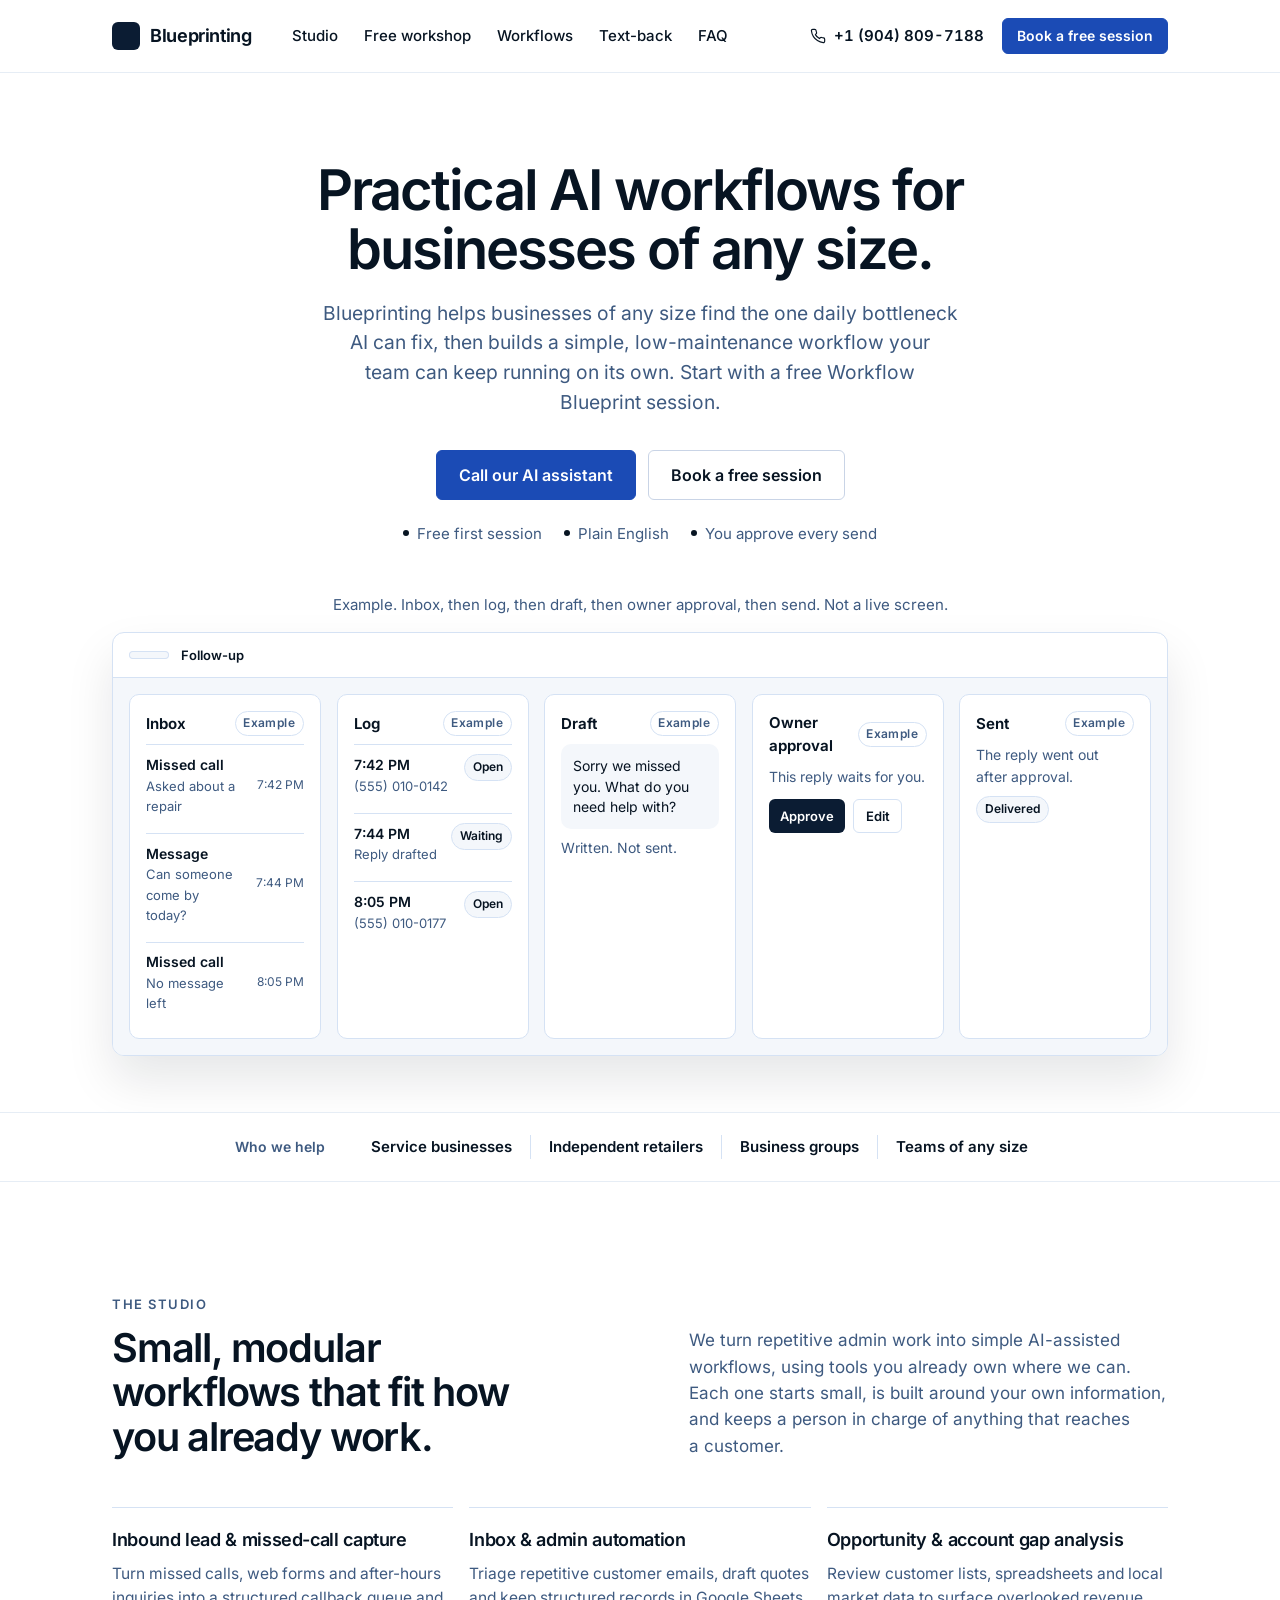
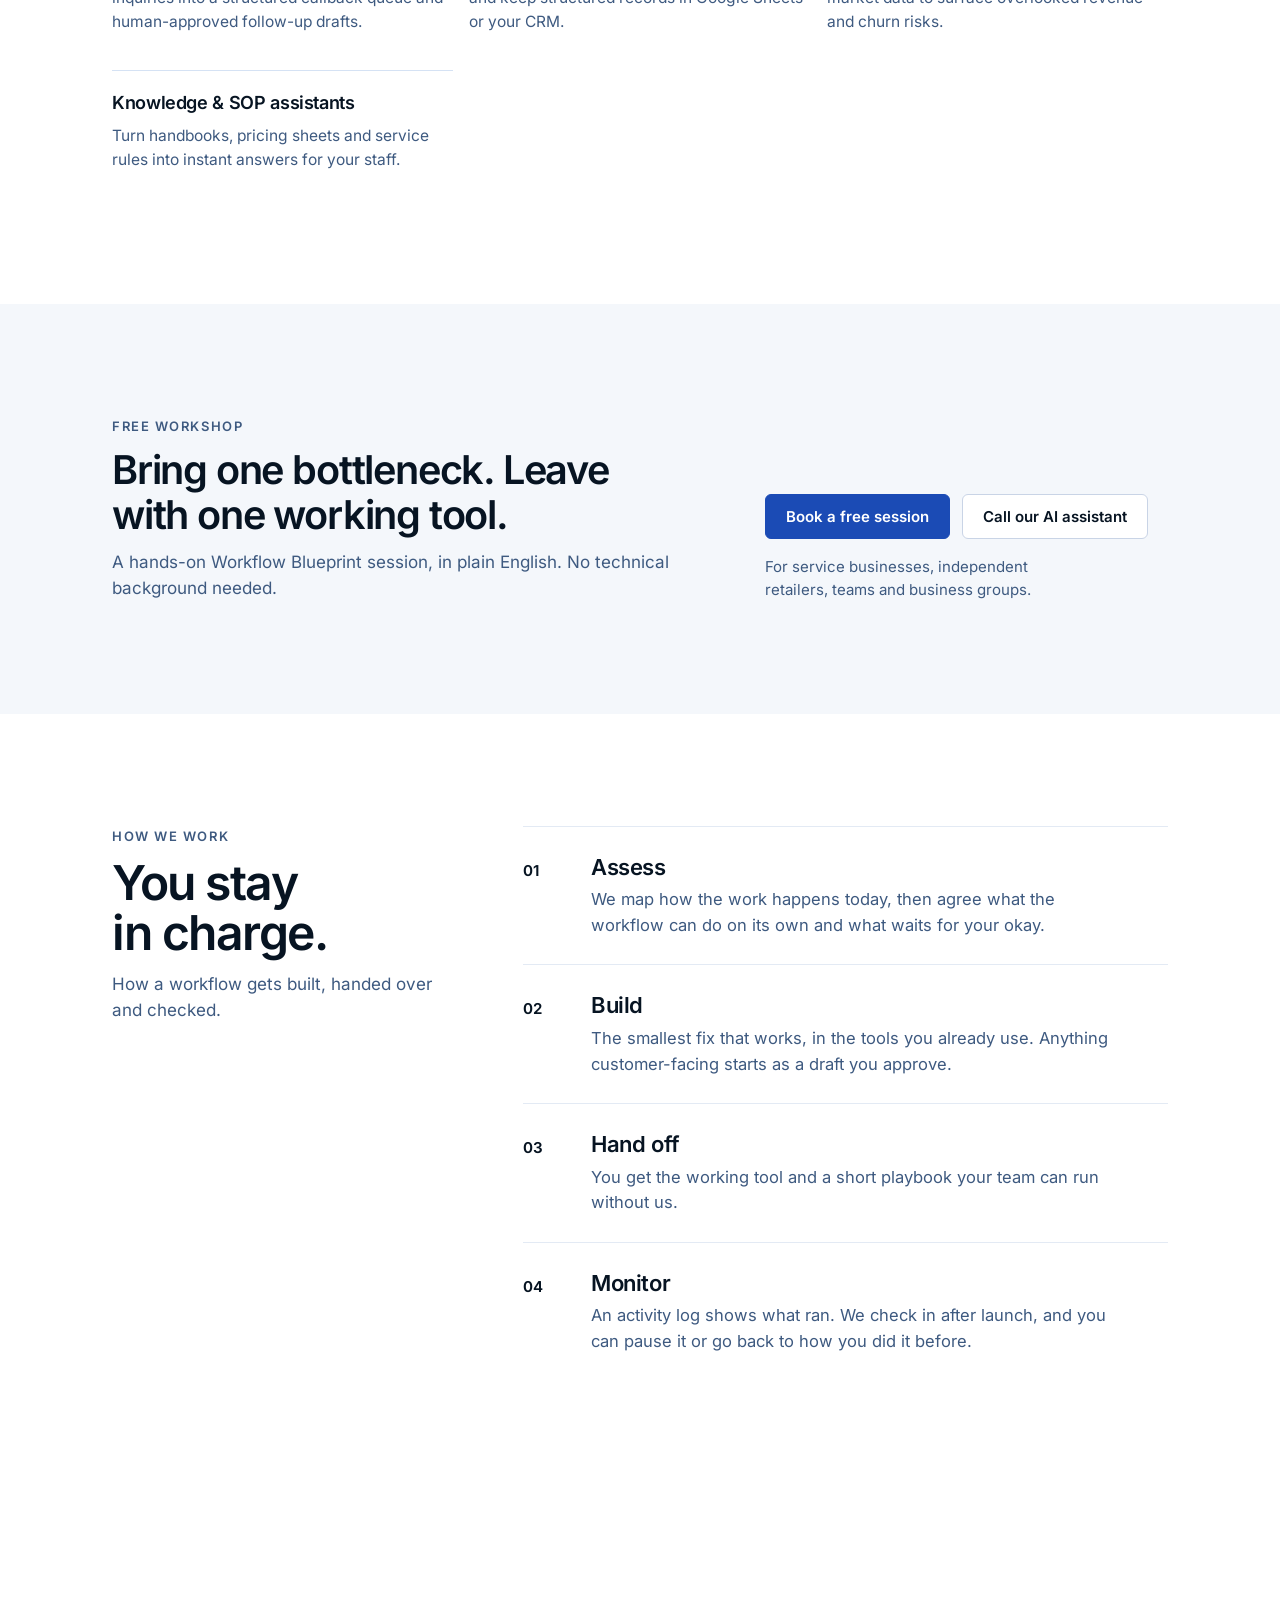
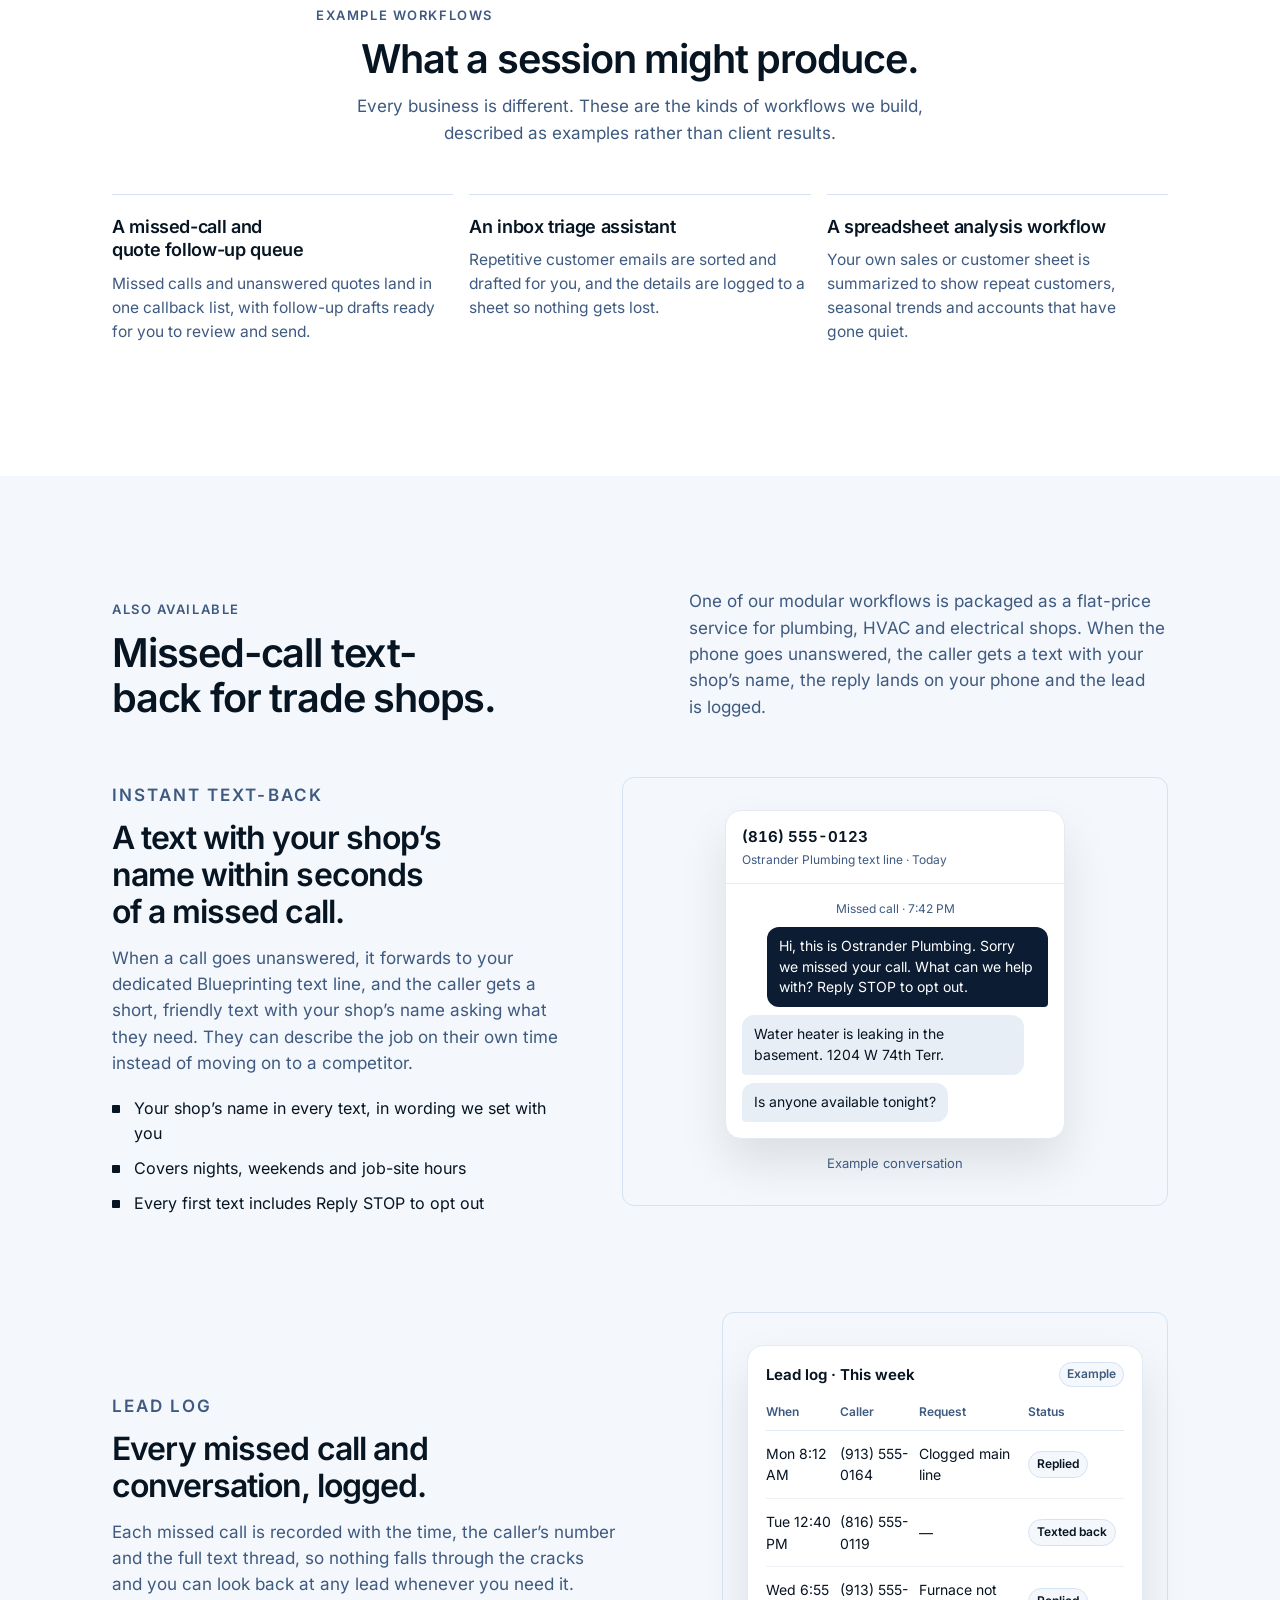
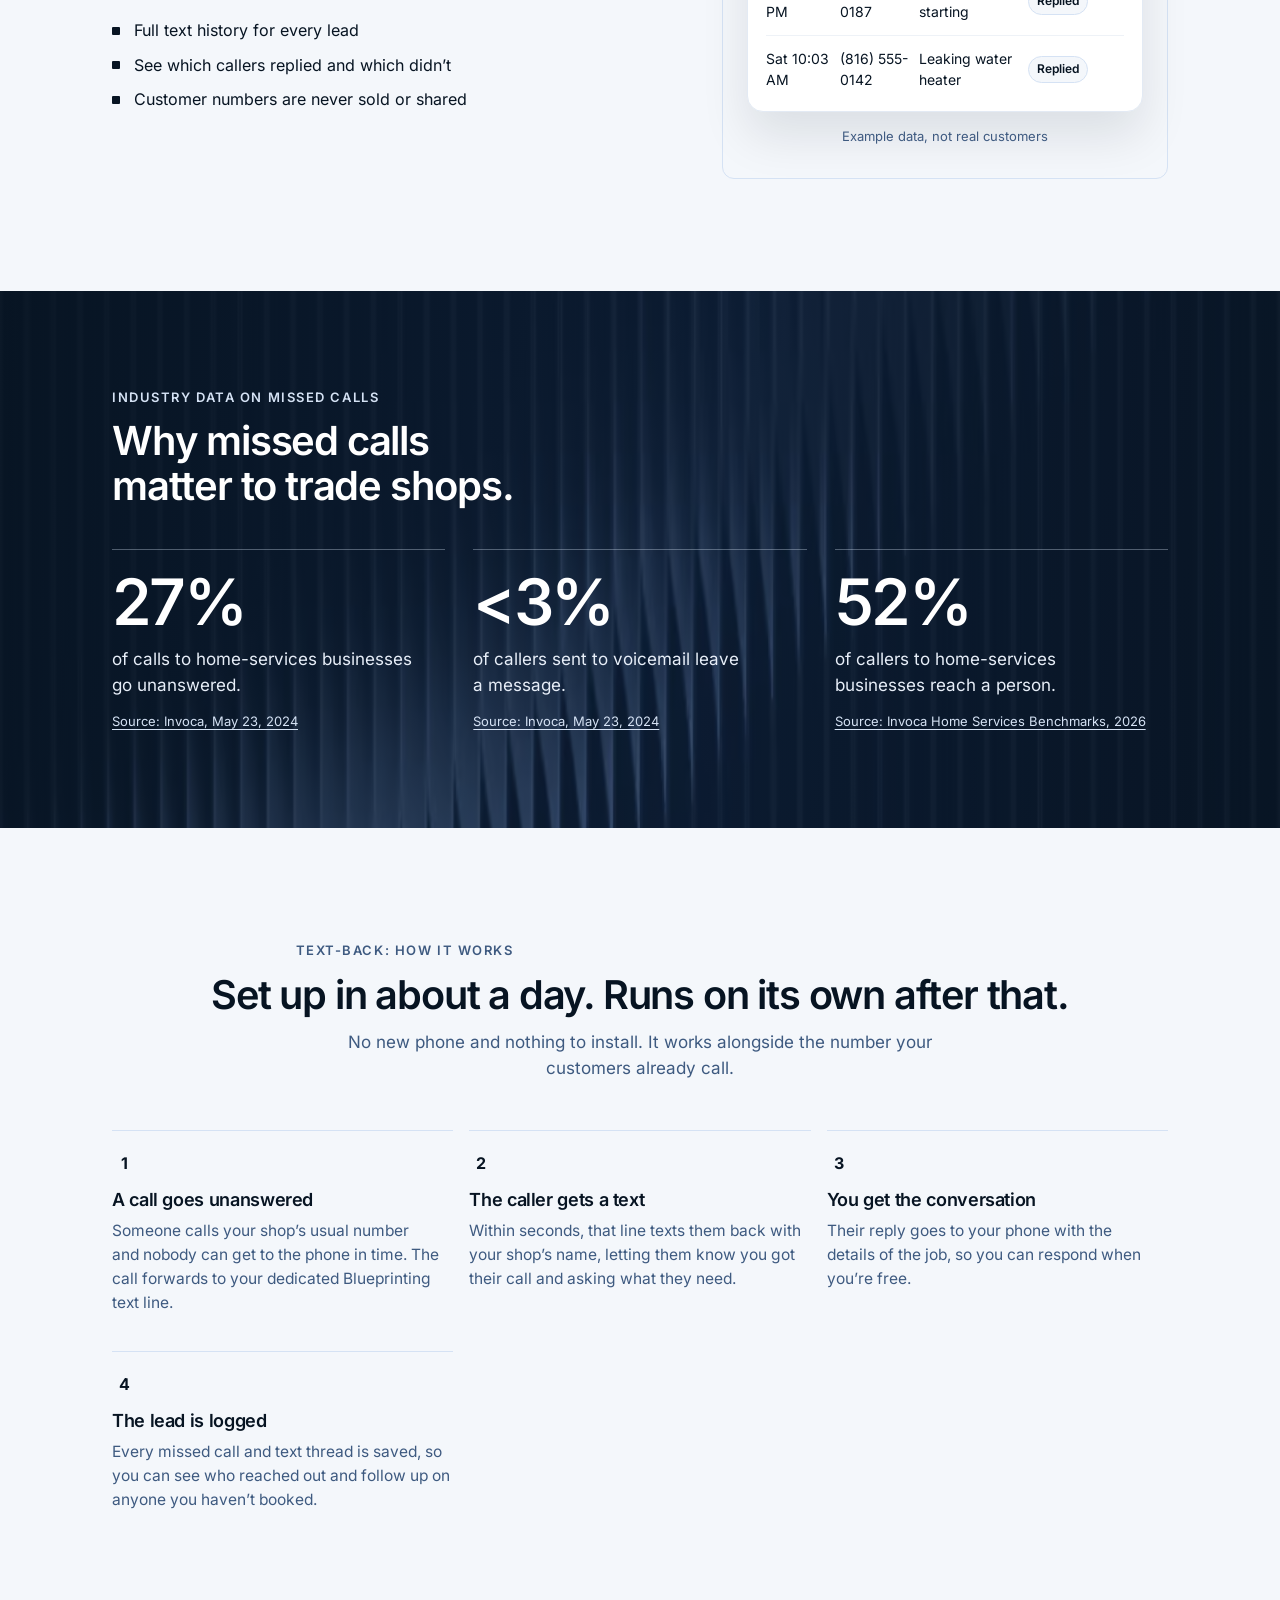
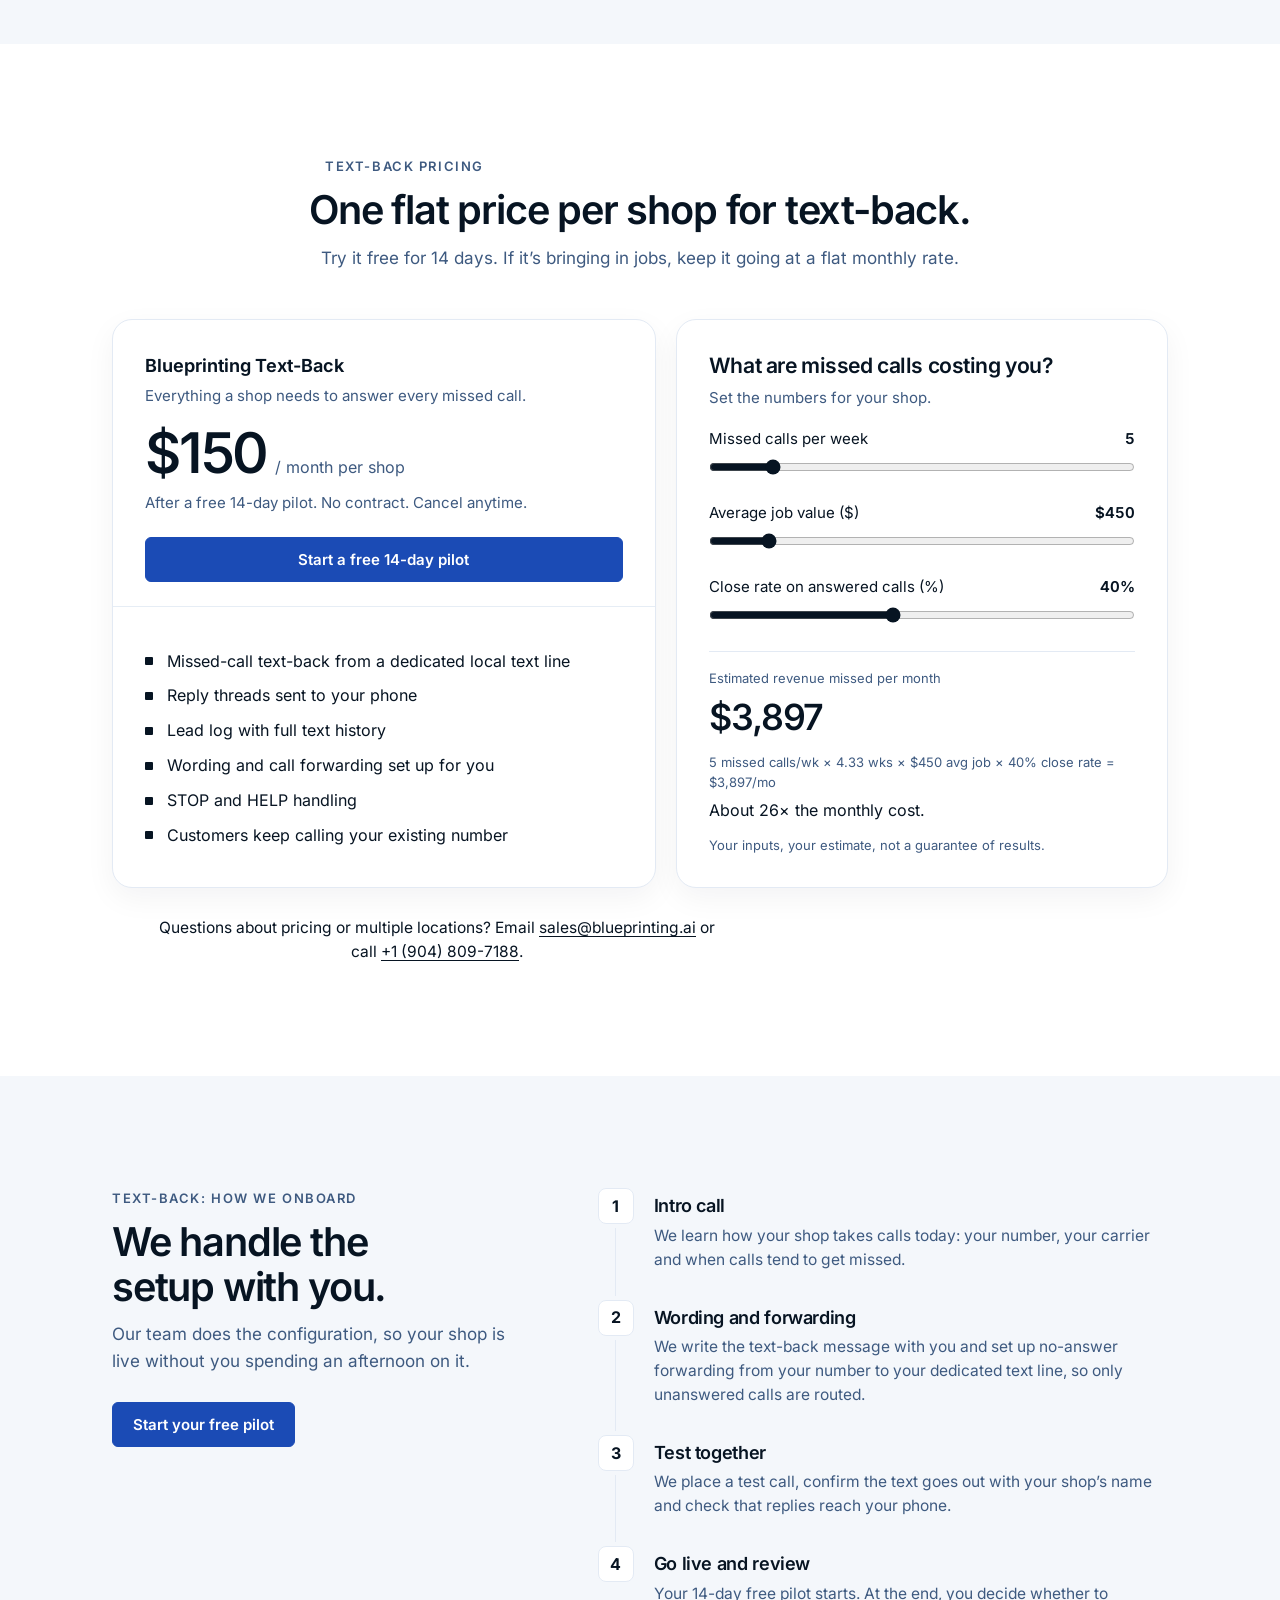
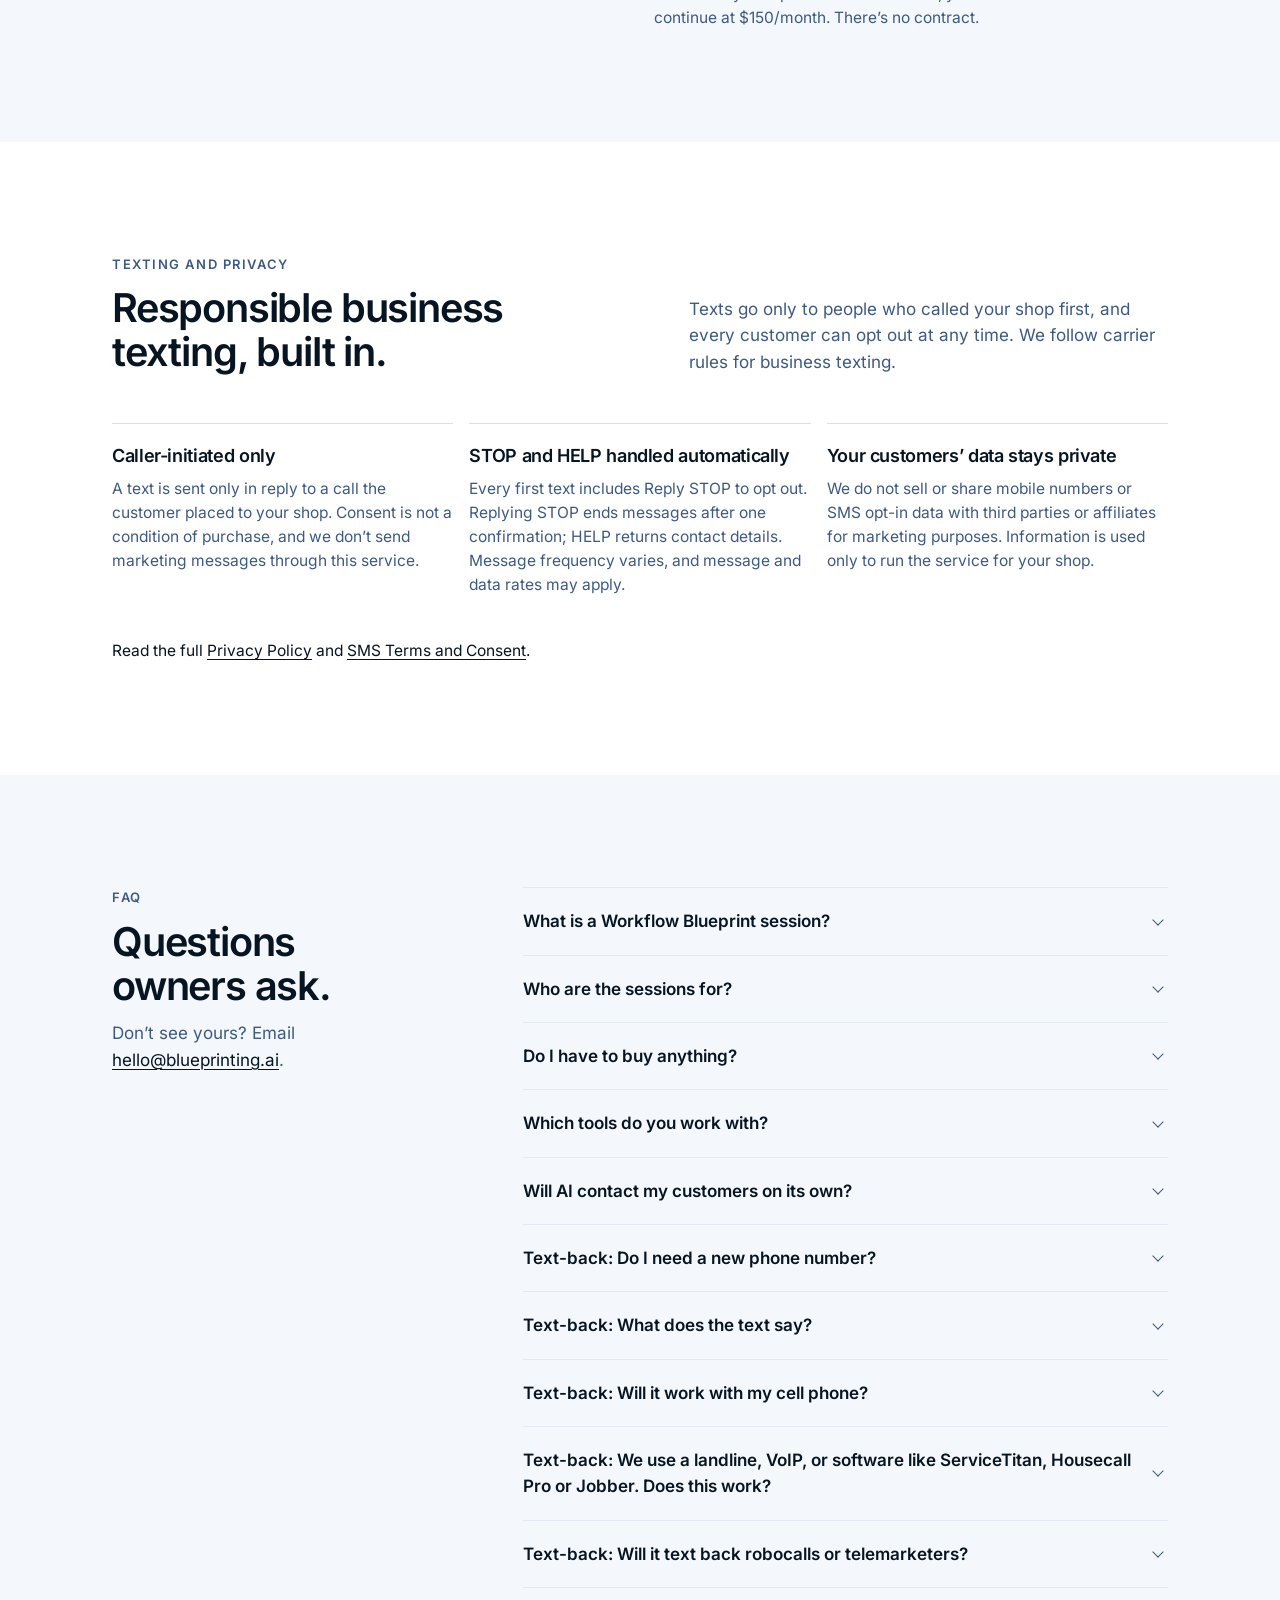
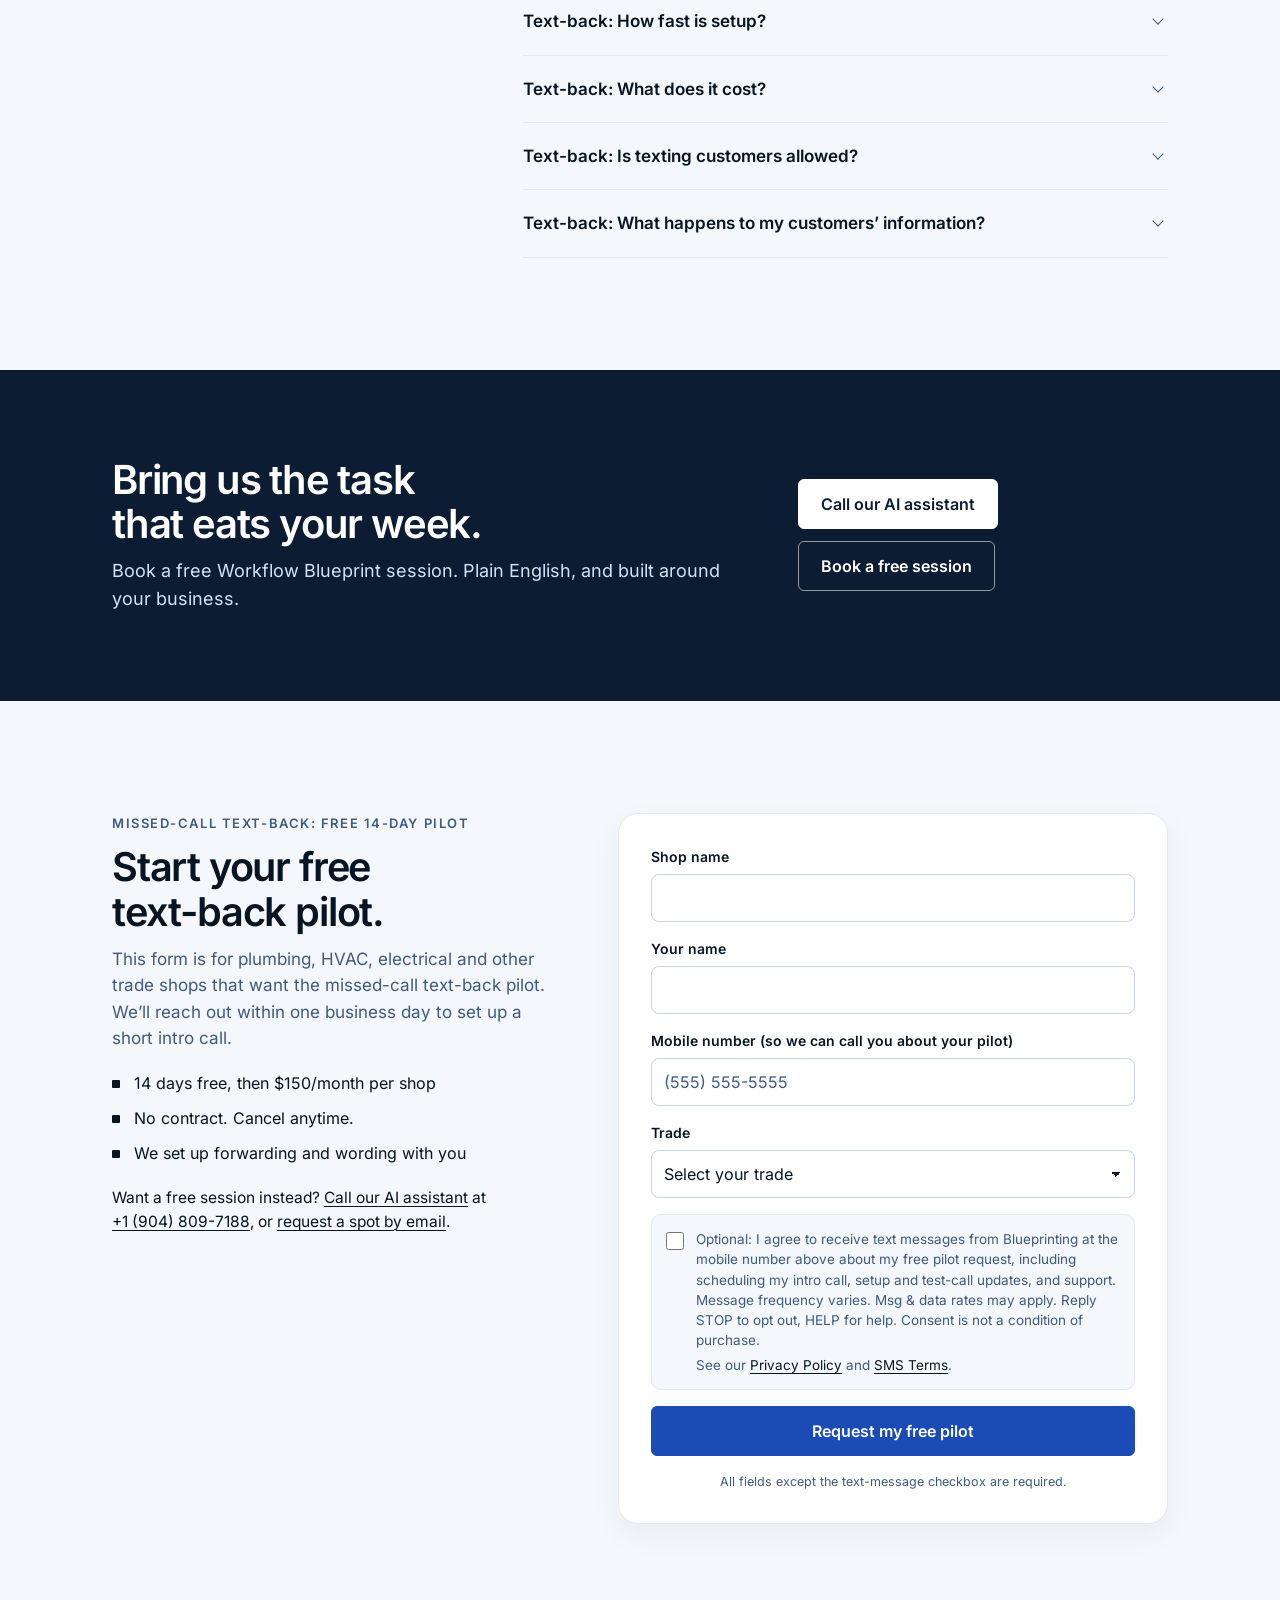
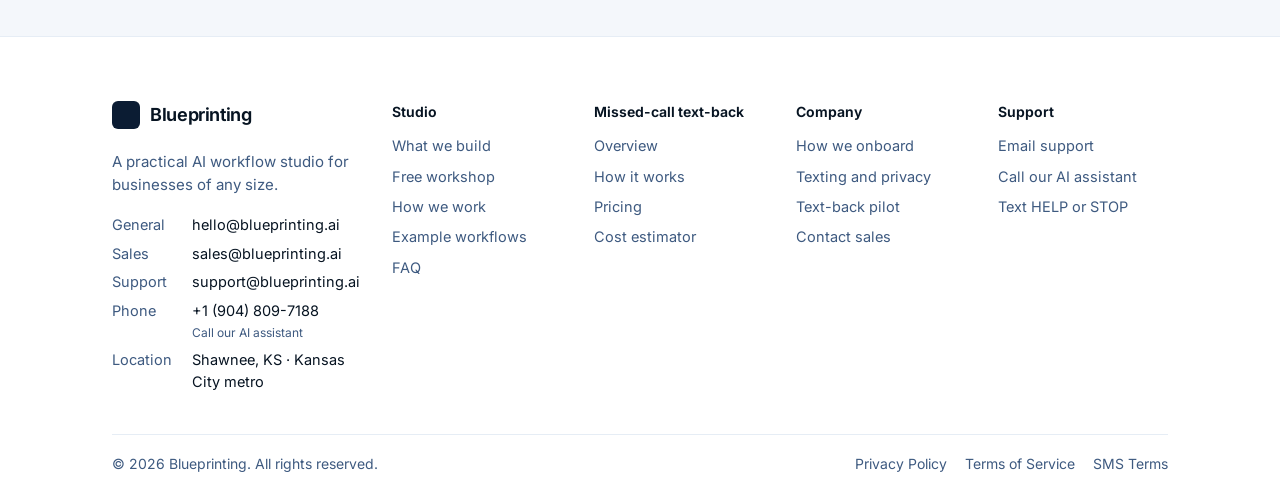
<file: index.html>
<!DOCTYPE html>
<html lang="en">
<head>
<meta charset="utf-8">
<meta name="viewport" content="width=device-width, initial-scale=1">
<meta name="format-detection" content="telephone=no">
<title>Blueprinting | Practical AI workflows for businesses of any size</title>
<meta name="description" content="Blueprinting is a practical, modular AI workflow studio. Bring your biggest daily bottleneck to a free Workflow Blueprint session and leave with one working, low-maintenance tool. Missed-call text-back for trade shops is also available.">
<link rel="canonical" href="https://blueprinting.ai/">
<meta name="color-scheme" content="light">
<meta name="theme-color" content="#0B1C33">
<meta property="og:type" content="website">
<meta property="og:site_name" content="Blueprinting">
<meta property="og:url" content="https://blueprinting.ai/">
<meta property="og:title" content="Practical AI workflows for businesses of any size | Blueprinting">
<meta property="og:description" content="A practical AI workflow studio for businesses of any size. Free Workflow Blueprint sessions, plus modular workflows for leads, inboxes, spreadsheets and SOPs.">
<meta property="og:image" content="https://blueprinting.ai/og-image.png">
<meta property="og:locale" content="en_US">
<meta name="twitter:card" content="summary_large_image">
<meta name="twitter:title" content="Practical AI workflows for businesses of any size | Blueprinting">
<meta name="twitter:description" content="A practical AI workflow studio for businesses of any size. Free Workflow Blueprint sessions, plus modular workflows for leads, inboxes, spreadsheets and SOPs.">
<meta name="twitter:image" content="https://blueprinting.ai/og-image.png">
<link rel="icon" href="favicon.svg" type="image/svg+xml">
<link rel="preload" href="fonts/inter-latin.woff2" as="font" type="font/woff2" crossorigin>
<link rel="stylesheet" href="styles.css">
<script type="application/ld+json">
{
 "@context": "https://schema.org",
 "@graph": [
  {
   "@type": "ProfessionalService",
   "@id": "https://blueprinting.ai/#business",
   "name": "Blueprinting",
   "url": "https://blueprinting.ai/",
   "email": "hello@blueprinting.ai",
   "telephone": "+1-904-809-7188",
   "description": "A practical AI workflow studio for businesses of any size. Free Workflow Blueprint sessions, modular AI workflows and a missed-call text-back plan for trade shops.",
   "address": {
    "@type": "PostalAddress",
    "addressLocality": "Shawnee",
    "addressRegion": "KS",
    "addressCountry": "US"
   },
   "areaServed": [
    {
     "@type": "City",
     "name": "Shawnee, KS"
    },
    {
     "@type": "City",
     "name": "Kansas City, KS"
    },
    {
     "@type": "City",
     "name": "Kansas City, MO"
    },
    {
     "@type": "City",
     "name": "Overland Park, KS"
    },
    {
     "@type": "City",
     "name": "Olathe, KS"
    },
    {
     "@type": "City",
     "name": "Lenexa, KS"
    },
    {
     "@type": "City",
     "name": "Lee's Summit, MO"
    },
    {
     "@type": "City",
     "name": "Independence, MO"
    }
   ],
   "makesOffer": [
    {
     "@type": "Offer",
     "name": "Workflow Blueprint session",
     "price": "0",
     "priceCurrency": "USD",
     "description": "Free hands-on working session for businesses of any size to map one daily bottleneck and leave with one working tool."
    },
    {
     "@type": "Offer",
     "name": "Missed-call text-back",
     "price": "150.00",
     "priceCurrency": "USD",
     "description": "14-day free pilot, then $150/month per shop, no contract."
    }
   ]
  },
  {
   "@type": "FAQPage",
   "@id": "https://blueprinting.ai/#faq",
   "mainEntity": [
    {
     "@type": "Question",
     "name": "What is a Workflow Blueprint session?",
     "acceptedAnswer": {
      "@type": "Answer",
      "text": "A free, hands-on working session for businesses of any size. Each owner brings their number-one daily bottleneck. We map the process in plain English, pick the smallest useful fix and leave you with one working, low-maintenance tool you can keep using."
     }
    },
    {
     "@type": "Question",
     "name": "Who are the sessions for?",
     "acceptedAnswer": {
      "@type": "Answer",
      "text": "Businesses of any size: service businesses, independent retailers, teams, and groups such as chambers of commerce. No technical background is needed."
     }
    },
    {
     "@type": "Question",
     "name": "Do I have to buy anything?",
     "acceptedAnswer": {
      "@type": "Answer",
      "text": "No. The session is free. If you want more help afterward, email hello@blueprinting.ai and we’ll talk it through. Missed-call text-back is a separate paid plan with a free 14-day pilot."
     }
    },
    {
     "@type": "Question",
     "name": "Which tools do you work with?",
     "acceptedAnswer": {
      "@type": "Answer",
      "text": "Whatever you already have where we can: Google Sheets, your inbox, your phone system and no-code automation tools, with AI assistants doing the drafting and analysis. We pick the simplest setup that fits how your team works."
     }
    },
    {
     "@type": "Question",
     "name": "Will AI contact my customers on its own?",
     "acceptedAnswer": {
      "@type": "Answer",
      "text": "Not by default. Anything customer-facing starts as a draft for you to approve. The one automatic message is missed-call text-back, and it only replies to people who called your shop first."
     }
    },
    {
     "@type": "Question",
     "name": "Text-back: Do I need a new phone number?",
     "acceptedAnswer": {
      "@type": "Answer",
      "text": "No. Customers keep calling the number they already have. Calls you don’t answer forward to a dedicated local Blueprinting text line, which texts the caller back with your shop’s name in the message. The text comes from that line, not from your shop’s own number."
     }
    },
    {
     "@type": "Question",
     "name": "Text-back: What does the text say?",
     "acceptedAnswer": {
      "@type": "Answer",
      "text": "Your shop’s name and a short question about what the caller needs. We set the wording with you during onboarding, and every first text includes Reply STOP to opt out."
     }
    },
    {
     "@type": "Question",
     "name": "Text-back: Will it work with my cell phone?",
     "acceptedAnswer": {
      "@type": "Answer",
      "text": "Yes. Most carriers support conditional call forwarding, which sends only the calls you don’t pick up to your dedicated text line. We set it up with you."
     }
    },
    {
     "@type": "Question",
     "name": "Text-back: We use a landline, VoIP, or software like ServiceTitan, Housecall Pro or Jobber. Does this work?",
     "acceptedAnswer": {
      "@type": "Answer",
      "text": "Most phone systems support no-answer or busy forwarding, or a ring-group overflow, to another number. We set that up with you during onboarding and test it before the pilot starts. Your dispatch software keeps working as it does today. If your system can’t forward, we’ll tell you on the intro call."
     }
    },
    {
     "@type": "Question",
     "name": "Text-back: Will it text back robocalls or telemarketers?",
     "acceptedAnswer": {
      "@type": "Answer",
      "text": "We only text calls that ring through and go unanswered. We set rules with you during onboarding, such as skipping toll-free numbers and sending at most one text to a repeat caller in a set window. Anyone can reply STOP."
     }
    },
    {
     "@type": "Question",
     "name": "Text-back: How fast is setup?",
     "acceptedAnswer": {
      "@type": "Answer",
      "text": "Usually within a day."
     }
    },
    {
     "@type": "Question",
     "name": "Text-back: What does it cost?",
     "acceptedAnswer": {
      "@type": "Answer",
      "text": "The first 14 days are free. After that it’s $150 per month per shop, with no contract. Cancel anytime."
     }
    },
    {
     "@type": "Question",
     "name": "Text-back: Is texting customers allowed?",
     "acceptedAnswer": {
      "@type": "Answer",
      "text": "Yes, when the customer called you first and every text offers a way to opt out. Texts only go to people who called your shop, STOP and HELP are handled automatically, and we follow carrier rules for business texting."
     }
    },
    {
     "@type": "Question",
     "name": "Text-back: What happens to my customers’ information?",
     "acceptedAnswer": {
      "@type": "Answer",
      "text": "We use caller numbers and messages only to run the service for your shop. We never sell or share mobile numbers or opt-in data for marketing. See our Privacy Policy."
     }
    }
   ]
  }
 ]
}
</script>
</head>
<body>
<a class="skip" href="#main">Skip to content</a>

<header class="nav" id="nav">
  <div class="container nav-in">
    <a class="logo" href="#top" aria-label="Blueprinting home">
      <span class="logo-mark" aria-hidden="true"><span></span></span>
      <span class="logo-word">Blueprinting</span>
    </a>
    <nav class="nav-links" id="menu" aria-label="Primary">
      <a href="#studio">Studio</a>
      <a href="#session">Free workshop</a>
      <a href="#workflows">Workflows</a>
      <a href="#text-back">Text-back</a>
      <a href="#faq">FAQ</a>
      <div class="nav-mobile-cta">
        <a class="btn btn-primary" href="mailto:hello@blueprinting.ai?subject=Free%20Workflow%20Blueprint%20session">Book a free session</a>
        <a class="btn btn-secondary" href="tel:+19048097188">Call our AI assistant</a>
      </div>
    </nav>
    <div class="nav-actions">
      <a class="nav-phone" href="tel:+19048097188" aria-label="Call our AI assistant at +1 (904) 809-7188" x-apple-data-detectors="false"><svg class="icon-phone" width="16" height="16" viewBox="0 0 24 24" fill="none" stroke="currentColor" stroke-width="1.75" stroke-linecap="round" stroke-linejoin="round" aria-hidden="true" focusable="false"><path d="M22 16.92v3a2 2 0 0 1-2.18 2 19.79 19.79 0 0 1-8.63-3.07 19.5 19.5 0 0 1-6-6 19.79 19.79 0 0 1-3.07-8.67A2 2 0 0 1 4.11 2h3a2 2 0 0 1 2 1.72c.13.96.36 1.9.7 2.81a2 2 0 0 1-.45 2.11L8.09 9.91a16 16 0 0 0 6 6l1.27-1.27a2 2 0 0 1 2.11-.45c.91.34 1.85.57 2.81.7A2 2 0 0 1 22 16.92z"/></svg>+1 (904) 809-7188</a>
      <a class="btn btn-primary btn-sm" href="mailto:hello@blueprinting.ai?subject=Free%20Workflow%20Blueprint%20session">Book a free session</a>
    </div>
    <button class="burger" id="burger" type="button" aria-label="Open menu" aria-expanded="false" aria-controls="menu"><span></span><span></span><span></span></button>
  </div>
</header>

<main id="main">
<span id="top"></span>

<!-- HERO -->
<section class="hero" aria-labelledby="hero-title">
  <div class="container hero-copy">
    <h1 id="hero-title">Practical AI workflows for businesses of any size.</h1>
    <p class="lead">Blueprinting helps businesses of any size find the one daily bottleneck AI can fix, then builds a simple, low-maintenance workflow your team can keep running on its own. Start with a free Workflow Blueprint session.</p>
    <div class="hero-ctas">
      <a class="btn btn-primary btn-lg" href="tel:+19048097188">Call our AI assistant</a>
      <a class="btn btn-secondary btn-lg" href="mailto:hello@blueprinting.ai?subject=Free%20Workflow%20Blueprint%20session">Book a free session</a>
    </div>
    <ul class="hero-points">
      <li>Free first session</li>
      <li>Plain English</li>
      <li>You approve every send</li>
    </ul>
  </div>
  <div class="container">
    <figure class="product" id="assembly">
      <figcaption>Example. Inbox, then log, then draft, then owner approval, then send. Not a live screen.</figcaption>
      <div class="product-frame" aria-hidden="true" inert>
        <div class="product-bar"><span class="product-dots" aria-hidden="true"></span><span>Follow-up</span></div>
        <div class="product-row">
          <div class="panel">
            <div class="panel-top"><span>Inbox</span><span class="ex">Example</span></div>
            <div class="row"><span class="row-main">Missed call<span>Asked about a repair</span></span><span class="row-meta">7:42 PM</span></div>
            <div class="row"><span class="row-main">Message<span>Can someone come by today?</span></span><span class="row-meta">7:44 PM</span></div>
            <div class="row"><span class="row-main">Missed call<span>No message left</span></span><span class="row-meta">8:05 PM</span></div>
          </div>
          <div class="panel">
            <div class="panel-top"><span>Log</span><span class="ex">Example</span></div>
            <div class="row"><span class="row-main">7:42 PM<span>(555) 010-0142</span></span><span class="chip">Open</span></div>
            <div class="row"><span class="row-main">7:44 PM<span>Reply drafted</span></span><span class="chip">Waiting</span></div>
            <div class="row"><span class="row-main">8:05 PM<span>(555) 010-0177</span></span><span class="chip">Open</span></div>
          </div>
          <div class="panel">
            <div class="panel-top"><span>Draft</span><span class="ex">Example</span></div>
            <div class="draft">Sorry we missed you. What do you need help with?</div>
            <p class="panel-note">Written. Not sent.</p>
          </div>
          <div class="panel">
            <div class="panel-top"><span>Owner approval</span><span class="ex">Example</span></div>
            <p class="panel-note">This reply waits for you.</p>
            <div class="fake-actions"><span class="fake">Approve</span><span class="fake fake-quiet">Edit</span></div>
          </div>
          <div class="panel">
            <div class="panel-top"><span>Sent</span><span class="ex">Example</span></div>
            <p class="panel-note">The reply went out after approval.</p>
            <span class="chip">Delivered</span>
          </div>
        </div>
      </div>
    </figure>
  </div>
</section>

<!-- LOCAL STRIP -->
<section class="strip" aria-labelledby="who-h">
  <div class="container strip-in">
    <h2 id="who-h" class="strip-label">Who we help</h2>
    <ul class="strip-list">
      <li>Service businesses</li>
      <li>Independent retailers</li>
      <li>Business groups</li>
      <li>Teams of any size</li>
    </ul>
  </div>
</section>

<!-- STUDIO -->
<section class="section" id="studio" aria-labelledby="studio-h">
  <div class="container">
    <div class="section-head split">
      <div>
        <p class="eyebrow">The studio</p>
        <h2 id="studio-h">Small, modular workflows that fit how you already work.</h2>
      </div>
      <p class="section-sub">We turn repetitive admin work into simple AI-assisted workflows, using tools you already own where we can. Each one starts small, is built around your own information, and keeps a person in charge of anything that reaches a customer.</p>
    </div>
    <div class="mod-grid">
      <article class="trust-card">
        <h3>Inbound lead &amp; missed-call capture</h3>
        <p>Turn missed calls, web forms and after-hours inquiries into a structured callback queue and human-approved follow-up drafts.</p>
      </article>
      <article class="trust-card">
        <h3>Inbox &amp; admin automation</h3>
        <p>Triage repetitive customer emails, draft quotes and keep structured records in Google Sheets or your CRM.</p>
      </article>
      <article class="trust-card">
        <h3>Opportunity &amp; account gap analysis</h3>
        <p>Review customer lists, spreadsheets and local market data to surface overlooked revenue and churn risks.</p>
      </article>
      <article class="trust-card">
        <h3>Knowledge &amp; SOP assistants</h3>
        <p>Turn handbooks, pricing sheets and service rules into instant answers for your staff.</p>
      </article>
    </div>
  </div>
</section>

<!-- SESSION -->
<section class="section section-alt" id="session" aria-labelledby="session-h">
  <div class="container session-band">
    <div class="session-copy">
      <p class="eyebrow">Free workshop</p>
      <h2 id="session-h">Bring one bottleneck. Leave with one working tool.</h2>
      <p class="section-sub">A hands-on Workflow Blueprint session, in plain English. No technical background needed.</p>
    </div>
    <div class="session-side">
      <div class="session-ctas">
        <a class="btn btn-primary" href="mailto:hello@blueprinting.ai?subject=Free%20Workflow%20Blueprint%20session">Book a free session</a>
        <a class="btn btn-secondary" href="tel:+19048097188">Call our AI assistant</a>
      </div>
      <p class="session-note">For service businesses, independent retailers, teams and business groups.</p>
    </div>
  </div>
</section>

<!-- HOW WE WORK -->
<section class="section" id="process" aria-labelledby="process-h">
  <div class="container process">
    <div class="process-head">
      <p class="eyebrow">How we work</p>
      <h2 id="process-h">You stay in charge.</h2>
      <p class="section-sub">How a workflow gets built, handed over and checked.</p>
    </div>
    <ol class="process-list">
      <li>
        <h3>Assess</h3>
        <p>We map how the work happens today, then agree what the workflow can do on its own and what waits for your okay.</p>
      </li>
      <li>
        <h3>Build</h3>
        <p>The smallest fix that works, in the tools you already use. Anything customer-facing starts as a draft you approve.</p>
      </li>
      <li>
        <h3>Hand off</h3>
        <p>You get the working tool and a short playbook your team can run without us.</p>
      </li>
      <li>
        <h3>Monitor</h3>
        <p>An activity log shows what ran. We check in after launch, and you can pause it or go back to how you did it before.</p>
      </li>
    </ol>
  </div>
</section>

<!-- EXAMPLE WORKFLOWS -->
<section class="section" id="workflows" aria-labelledby="workflows-h">
  <div class="container">
    <div class="section-head center">
      <p class="eyebrow">Example workflows</p>
      <h2 id="workflows-h">What a session might produce.</h2>
      <p class="section-sub">Every business is different. These are the kinds of workflows we build, described as examples rather than client results.</p>
    </div>
    <div class="trust-grid">
      <article class="trust-card">
        <h3>A missed-call and quote follow-up queue</h3>
        <p>Missed calls and unanswered quotes land in one callback list, with follow-up drafts ready for you to review and send.</p>
      </article>
      <article class="trust-card">
        <h3>An inbox triage assistant</h3>
        <p>Repetitive customer emails are sorted and drafted for you, and the details are logged to a sheet so nothing gets lost.</p>
      </article>
      <article class="trust-card">
        <h3>A spreadsheet analysis workflow</h3>
        <p>Your own sales or customer sheet is summarized to show repeat customers, seasonal trends and accounts that have gone quiet.</p>
      </article>
    </div>
  </div>
</section>

<!-- TEXT-BACK INTRO -->
<section class="section section-alt" id="text-back" aria-labelledby="textback-h">
  <div class="container">
    <div class="section-head split">
      <div>
        <p class="eyebrow">Also available</p>
        <h2 id="textback-h">Missed-call text-back for trade shops.</h2>
      </div>
      <p class="section-sub">One of our modular workflows is packaged as a flat-price service for plumbing, HVAC and electrical shops. When the phone goes unanswered, the caller gets a text with your shop&rsquo;s name, the reply lands on your phone and the lead is logged.</p>
    </div>
    <div class="feature">
      <div class="feature-copy">
        <p class="feature-kicker">Instant text-back</p>
        <h3>A text with your shop&rsquo;s name within seconds of a missed call.</h3>
        <p>When a call goes unanswered, it forwards to your dedicated Blueprinting text line, and the caller gets a short, friendly text with your shop&rsquo;s name asking what they need. They can describe the job on their own time instead of moving on to a competitor.</p>
        <ul class="ticks">
          <li>Your shop&rsquo;s name in every text, in wording we set with you</li>
          <li>Covers nights, weekends and job-site hours</li>
          <li>Every first text includes Reply STOP to opt out</li>
        </ul>
      </div>
      <div class="feature-visual panel-soft">
        <div class="phone">
          <div class="phone-top"><span class="phone-name">(816) 555-0123</span><span class="phone-num">Ostrander Plumbing text line &middot; Today</span></div>
          <div class="phone-body">
            <p class="sms-sys">Missed call &middot; 7:42 PM</p>
            <p class="bubble out">Hi, this is Ostrander Plumbing. Sorry we missed your call. What can we help with? Reply STOP to opt out.</p>
            <p class="bubble in">Water heater is leaking in the basement. 1204 W 74th Terr.</p>
            <p class="bubble in">Is anyone available tonight?</p>
          </div>
        </div>
        <p class="visual-note">Example conversation</p>
      </div>
    </div>
    <div class="feature reverse">
      <div class="feature-copy">
        <p class="feature-kicker">Lead log</p>
        <h3>Every missed call and conversation, logged.</h3>
        <p>Each missed call is recorded with the time, the caller&rsquo;s number and the full text thread, so nothing falls through the cracks and you can look back at any lead whenever you need it.</p>
        <ul class="ticks">
          <li>Full text history for every lead</li>
          <li>See which callers replied and which didn&rsquo;t</li>
          <li>Customer numbers are never sold or shared</li>
        </ul>
      </div>
      <div class="feature-visual panel-soft">
        <div class="table-card">
          <div class="ui-card-head"><span class="ui-title">Lead log &middot; This week</span><span class="ui-tag">Example</span></div>
          <table class="lead-table">
            <thead><tr><th>When</th><th>Caller</th><th>Request</th><th>Status</th></tr></thead>
            <tbody>
              <tr><td>Mon 8:12 AM</td><td>(913) 555-0164</td><td>Clogged main line</td><td><span class="pill pill-blue">Replied</span></td></tr>
              <tr><td>Tue 12:40 PM</td><td>(816) 555-0119</td><td>&mdash;</td><td><span class="pill pill-muted">Texted back</span></td></tr>
              <tr><td>Wed 6:55 PM</td><td>(913) 555-0187</td><td>Furnace not starting</td><td><span class="pill pill-blue">Replied</span></td></tr>
              <tr><td>Sat 10:03 AM</td><td>(816) 555-0142</td><td>Leaking water heater</td><td><span class="pill pill-blue">Replied</span></td></tr>
            </tbody>
          </table>
        </div>
        <p class="visual-note">Example data, not real customers</p>
      </div>
    </div>
  </div>
</section>

<!-- STATS -->
<section class="stats" aria-labelledby="stats-h">
  <div class="container">
    <div class="stats-head">
      <p class="eyebrow eyebrow-light">Industry data on missed calls</p>
      <h2 id="stats-h">Why missed calls matter to trade shops.</h2>
    </div>
    <div class="stats-grid">
      <div class="stat">
        <span class="stat-num">27%</span>
        <p>of calls to home-services businesses go unanswered.</p>
        <a class="stat-src" href="https://www.invoca.com/blog/how-much-missed-sales-calls-cost-home-services-businesses" target="_blank" rel="noopener">Source: Invoca, May 23, 2024</a>
      </div>
      <div class="stat">
        <span class="stat-num">&lt;3%</span>
        <p>of callers sent to voicemail leave a message.</p>
        <a class="stat-src" href="https://www.invoca.com/blog/how-much-missed-sales-calls-cost-home-services-businesses" target="_blank" rel="noopener">Source: Invoca, May 23, 2024</a>
      </div>
      <div class="stat">
        <span class="stat-num">52%</span>
        <p>of callers to home-services businesses reach a person.</p>
        <a class="stat-src" href="https://www.invoca.com/reports/the-invoca-home-services-lead-conversion-benchmarks-report-2026" target="_blank" rel="noopener">Source: Invoca Home Services Benchmarks, 2026</a>
      </div>
    </div>
  </div>
</section>

<!-- HOW IT WORKS -->
<section class="section section-alt" id="how" aria-labelledby="how-h">
  <div class="container">
    <div class="section-head center">
      <p class="eyebrow">Text-back: how it works</p>
      <h2 id="how-h">Set up in about a day. Runs on its own after that.</h2>
      <p class="section-sub">No new phone and nothing to install. It works alongside the number your customers already call.</p>
    </div>
    <ol class="steps">
      <li class="step">
        <span class="step-num">1</span>
        <h3>A call goes unanswered</h3>
        <p>Someone calls your shop&rsquo;s usual number and nobody can get to the phone in time. The call forwards to your dedicated Blueprinting text line.</p>
      </li>
      <li class="step">
        <span class="step-num">2</span>
        <h3>The caller gets a text</h3>
        <p>Within seconds, that line texts them back with your shop&rsquo;s name, letting them know you got their call and asking what they need.</p>
      </li>
      <li class="step">
        <span class="step-num">3</span>
        <h3>You get the conversation</h3>
        <p>Their reply goes to your phone with the details of the job, so you can respond when you&rsquo;re free.</p>
      </li>
      <li class="step">
        <span class="step-num">4</span>
        <h3>The lead is logged</h3>
        <p>Every missed call and text thread is saved, so you can see who reached out and follow up on anyone you haven&rsquo;t booked.</p>
      </li>
    </ol>
  </div>
</section>

<!-- PRICING -->
<section class="section" id="pricing" aria-labelledby="pricing-h">
  <div class="container">
    <div class="section-head center">
      <p class="eyebrow">Text-back pricing</p>
      <h2 id="pricing-h">One flat price per shop for text-back.</h2>
      <p class="section-sub">Try it free for 14 days. If it&rsquo;s bringing in jobs, keep it going at a flat monthly rate.</p>
    </div>
    <div class="pricing">
      <div class="price-card">
        <div class="price-top">
          <p class="plan-name">Blueprinting Text-Back</p>
          <p class="plan-desc">Everything a shop needs to answer every missed call.</p>
          <div class="price"><span class="amt">$150</span><span class="per">/ month per shop</span></div>
          <p class="price-note">After a free 14-day pilot. No contract. Cancel anytime.</p>
          <a class="btn btn-primary btn-block" href="#start-pilot">Start a free 14-day pilot</a>
        </div>
        <ul class="ticks price-list">
          <li>Missed-call text-back from a dedicated local text line</li>
          <li>Reply threads sent to your phone</li>
          <li>Lead log with full text history</li>
          <li>Wording and call forwarding set up for you</li>
          <li>STOP and HELP handling</li>
          <li>Customers keep calling your existing number</li>
        </ul>
      </div>

      <div class="roi-card" id="roi">
        <h3>What are missed calls costing you?</h3>
        <p class="roi-sub">Set the numbers for your shop.</p>
        <div class="range">
          <div class="range-top"><label for="rCalls">Missed calls per week</label><span class="rv" id="oCalls">5</span></div>
          <input type="range" id="rCalls" name="calls" min="1" max="30" step="1" value="5">
        </div>
        <div class="range">
          <div class="range-top"><label for="rVal">Average job value ($)</label><span class="rv" id="oVal">$450</span></div>
          <input type="range" id="rVal" name="ticket" min="150" max="2500" step="50" value="450">
        </div>
        <div class="range">
          <div class="range-top"><label for="rShare">Close rate on answered calls (%)</label><span class="rv" id="oShare">40%</span></div>
          <input type="range" id="rShare" name="rate" min="10" max="80" step="5" value="40">
        </div>
        <output class="roi-out" id="roiOut" for="rCalls rVal rShare" aria-live="polite">
          <span class="roi-lbl">Estimated revenue missed per month</span>
          <span class="roi-big" id="rOut">$3,897</span>
          <span class="roi-formula" id="rFormula">5 missed calls/wk &times; 4.33 wks &times; $450 avg job &times; 40% close rate = $3,897/mo</span>
          <span class="roi-cmp" id="rCmp">About 26&times; the monthly cost.</span>
        </output>
        <p class="roi-fine">Your inputs, your estimate, not a guarantee of results.</p>
      </div>
    </div>
    <p class="pricing-contact">Questions about pricing or multiple locations? Email <a href="mailto:sales@blueprinting.ai">sales@blueprinting.ai</a> or call <a href="tel:+19048097188">+1 (904) 809-7188</a>.</p>
  </div>
</section>

<!-- ONBOARDING -->
<section class="section section-alt" id="onboarding" aria-labelledby="onboard-h">
  <div class="container onboard">
    <div class="onboard-copy">
      <p class="eyebrow">Text-back: how we onboard</p>
      <h2 id="onboard-h">We handle the setup with you.</h2>
      <p class="section-sub">Our team does the configuration, so your shop is live without you spending an afternoon on it.</p>
      <a class="btn btn-primary" href="#start-pilot">Start your free pilot</a>
    </div>
    <ol class="timeline">
      <li>
        <h3>Intro call</h3>
        <p>We learn how your shop takes calls today: your number, your carrier and when calls tend to get missed.</p>
      </li>
      <li>
        <h3>Wording and forwarding</h3>
        <p>We write the text-back message with you and set up no-answer forwarding from your number to your dedicated text line, so only unanswered calls are routed.</p>
      </li>
      <li>
        <h3>Test together</h3>
        <p>We place a test call, confirm the text goes out with your shop&rsquo;s name and check that replies reach your phone.</p>
      </li>
      <li>
        <h3>Go live and review</h3>
        <p>Your 14-day free pilot starts. At the end, you decide whether to continue at $150/month. There&rsquo;s no contract.</p>
      </li>
    </ol>
  </div>
</section>

<!-- TEXTING & PRIVACY -->
<section class="section" id="sms-terms" aria-labelledby="sms-h">
  <span id="privacy" class="anchor-alias"></span>
  <div class="container">
    <div class="section-head split">
      <div>
        <p class="eyebrow">Texting and privacy</p>
        <h2 id="sms-h">Responsible business texting, built in.</h2>
      </div>
      <p class="section-sub">Texts go only to people who called your shop first, and every customer can opt out at any time. We follow carrier rules for business texting.</p>
    </div>
    <div class="trust-grid">
      <div class="trust-card">
        <h3>Caller-initiated only</h3>
        <p>A text is sent only in reply to a call the customer placed to your shop. Consent is not a condition of purchase, and we don&rsquo;t send marketing messages through this service.</p>
      </div>
      <div class="trust-card">
        <h3>STOP and HELP handled automatically</h3>
        <p>Every first text includes Reply STOP to opt out. Replying STOP ends messages after one confirmation; HELP returns contact details. Message frequency varies, and message and data rates may apply.</p>
      </div>
      <div class="trust-card">
        <h3>Your customers&rsquo; data stays private</h3>
        <p>We do not sell or share mobile numbers or SMS opt-in data with third parties or affiliates for marketing purposes. Information is used only to run the service for your shop.</p>
      </div>
    </div>
    <p class="trust-links">Read the full <a href="privacy.html">Privacy Policy</a> and <a href="terms.html#sms">SMS Terms and Consent</a>.</p>
  </div>
</section>

<!-- FAQ -->
<section class="section section-alt" id="faq" aria-labelledby="faq-h">
  <div class="container faq-wrap">
    <div class="faq-head">
      <p class="eyebrow">FAQ</p>
      <h2 id="faq-h">Questions owners ask.</h2>
      <p class="section-sub">Don&rsquo;t see yours? Email <a href="mailto:hello@blueprinting.ai">hello@blueprinting.ai</a>.</p>
    </div>
    <div class="faq">
      <details>
        <summary>What is a Workflow Blueprint session?</summary>
        <p>A free, hands-on working session for businesses of any size. Each owner brings their number-one daily bottleneck. We map the process in plain English, pick the smallest useful fix and leave you with one working, low-maintenance tool you can keep using.</p>
      </details>
      <details>
        <summary>Who are the sessions for?</summary>
        <p>Businesses of any size: service businesses, independent retailers, teams, and groups such as chambers of commerce. No technical background is needed.</p>
      </details>
      <details>
        <summary>Do I have to buy anything?</summary>
        <p>No. The session is free. If you want more help afterward, email <a href="mailto:hello@blueprinting.ai">hello@blueprinting.ai</a> and we&rsquo;ll talk it through. Missed-call text-back is a separate paid plan with a free 14-day pilot.</p>
      </details>
      <details>
        <summary>Which tools do you work with?</summary>
        <p>Whatever you already have where we can: Google Sheets, your inbox, your phone system and no-code automation tools, with AI assistants doing the drafting and analysis. We pick the simplest setup that fits how your team works.</p>
      </details>
      <details>
        <summary>Will AI contact my customers on its own?</summary>
        <p>Not by default. Anything customer-facing starts as a draft for you to approve. The one automatic message is missed-call text-back, and it only replies to people who called your shop first.</p>
      </details>
      <details>
        <summary>Text-back: Do I need a new phone number?</summary>
        <p>No. Customers keep calling the number they already have. Calls you don&rsquo;t answer forward to a dedicated local Blueprinting text line, which texts the caller back with your shop&rsquo;s name in the message. The text comes from that line, not from your shop&rsquo;s own number.</p>
      </details>
      <details>
        <summary>Text-back: What does the text say?</summary>
        <p>Your shop&rsquo;s name and a short question about what the caller needs. We set the wording with you during onboarding, and every first text includes Reply STOP to opt out.</p>
      </details>
      <details>
        <summary>Text-back: Will it work with my cell phone?</summary>
        <p>Yes. Most carriers support conditional call forwarding, which sends only the calls you don&rsquo;t pick up to your dedicated text line. We set it up with you.</p>
      </details>
      <details>
        <summary>Text-back: We use a landline, VoIP, or software like ServiceTitan, Housecall Pro or Jobber. Does this work?</summary>
        <p>Most phone systems support no-answer or busy forwarding, or a ring-group overflow, to another number. We set that up with you during onboarding and test it before the pilot starts. Your dispatch software keeps working as it does today. If your system can&rsquo;t forward, we&rsquo;ll tell you on the intro call.</p>
      </details>
      <details>
        <summary>Text-back: Will it text back robocalls or telemarketers?</summary>
        <p>We only text calls that ring through and go unanswered. We set rules with you during onboarding, such as skipping toll-free numbers and sending at most one text to a repeat caller in a set window. Anyone can reply STOP.</p>
      </details>
      <details>
        <summary>Text-back: How fast is setup?</summary>
        <p>Usually within a day.</p>
      </details>
      <details>
        <summary>Text-back: What does it cost?</summary>
        <p>The first 14 days are free. After that it&rsquo;s $150 per month per shop, with no contract. Cancel anytime.</p>
      </details>
      <details>
        <summary>Text-back: Is texting customers allowed?</summary>
        <p>Yes, when the customer called you first and every text offers a way to opt out. Texts only go to people who called your shop, STOP and HELP are handled automatically, and we follow carrier rules for business texting.</p>
      </details>
      <details>
        <summary>Text-back: What happens to my customers&rsquo; information?</summary>
        <p>We use caller numbers and messages only to run the service for your shop. We never sell or share mobile numbers or opt-in data for marketing. See our <a href="privacy.html">Privacy Policy</a>.</p>
      </details>
    </div>
  </div>
</section>

<!-- FINAL CTA -->
<section class="cta-band" id="contact" aria-labelledby="contact-h">
  <div class="container cta-in">
    <div>
      <h2 id="contact-h">Bring us the task that eats your week.</h2>
      <p>Book a free Workflow Blueprint session. Plain English, and built around your business.</p>
    </div>
    <div class="cta-actions">
      <a class="btn btn-white btn-lg" href="tel:+19048097188">Call our AI assistant</a>
      <a class="btn btn-outline-light btn-lg" href="mailto:hello@blueprinting.ai?subject=Free%20Workflow%20Blueprint%20session">Book a free session</a>
    </div>
  </div>
</section>

<!-- START PILOT -->
<section class="section section-alt" id="start-pilot" aria-labelledby="pilot-h">
  <div class="container pilot">
    <div class="pilot-copy">
      <p class="eyebrow">Missed-call text-back: free 14-day pilot</p>
      <h2 id="pilot-h">Start your free text-back pilot.</h2>
      <p class="section-sub">This form is for plumbing, HVAC, electrical and other trade shops that want the missed-call text-back pilot. We&rsquo;ll reach out within one business day to set up a short intro call.</p>
      <ul class="ticks">
        <li>14 days free, then $150/month per shop</li>
        <li>No contract. Cancel anytime.</li>
        <li>We set up forwarding and wording with you</li>
      </ul>
      <p class="pilot-alt">Want a free session instead? <a href="tel:+19048097188">Call our AI assistant</a> at <a href="tel:+19048097188">+1 (904) 809-7188</a>, or <a href="mailto:hello@blueprinting.ai?subject=Free%20Workflow%20Blueprint%20session">request a spot by email</a>.</p>
    </div>
    <div class="pilot-card">
      <form id="pilotForm" class="pilot-form" action="https://formsubmit.co/ajax/hello@blueprinting.ai" method="post" novalidate>
        <div class="field">
          <label for="fShop">Shop name</label>
          <input id="fShop" name="Shop name" type="text" autocomplete="organization" required maxlength="120" aria-describedby="eShop">
          <p class="field-err" id="eShop" role="alert"></p>
        </div>
        <div class="field">
          <label for="fName">Your name</label>
          <input id="fName" name="Name" type="text" autocomplete="name" required maxlength="120" aria-describedby="eName">
          <p class="field-err" id="eName" role="alert"></p>
        </div>
        <div class="field">
          <label for="fPhone">Mobile number (so we can call you about your pilot)</label>
          <input id="fPhone" name="Mobile number" type="tel" inputmode="tel" autocomplete="tel-national" placeholder="(555) 555-5555" required maxlength="14" aria-describedby="ePhone">
          <p class="field-err" id="ePhone" role="alert"></p>
        </div>
        <div class="field">
          <label for="fTrade">Trade</label>
          <select id="fTrade" name="Trade" required aria-describedby="eTrade">
            <option value="">Select your trade</option>
            <option>Plumbing</option>
            <option>HVAC</option>
            <option>Electrical</option>
            <option>Other</option>
          </select>
          <p class="field-err" id="eTrade" role="alert"></p>
        </div>
        <div class="field-check">
          <input id="fConsent" name="SMS consent" type="checkbox" value="Yes">
          <label for="fConsent">Optional: I agree to receive text messages from Blueprinting at the mobile number above about my free pilot request, including scheduling my intro call, setup and test-call updates, and support. Message frequency varies. Msg &amp; data rates may apply. Reply STOP to opt out, HELP for help. Consent is not a condition of purchase. <span class="check-links">See our <a href="privacy.html#sms">Privacy Policy</a> and <a href="terms.html#sms">SMS Terms</a>.</span></label>
        </div>
        <input type="text" name="_honey" class="hp" tabindex="-1" autocomplete="off" aria-hidden="true">
        <button class="btn btn-primary btn-lg btn-block" type="submit" id="pilotSubmit">Request my free pilot</button>
        <p class="form-fine">All fields except the text-message checkbox are required.</p>
      </form>
      <div class="form-state" id="pilotSuccess" hidden tabindex="-1">
        <h3>Thanks &mdash; we got it.</h3>
        <p>We&rsquo;ll reach out within one business day to set up your pilot.</p>
      </div>
      <div class="form-state form-error" id="pilotError" hidden tabindex="-1" role="alert">
        <h3>Something went wrong sending your request.</h3>
        <p>Email <a href="mailto:hello@blueprinting.ai">hello@blueprinting.ai</a> or call <a href="tel:+19048097188">+1 (904) 809-7188</a>.</p>
      </div>
    </div>
  </div>
</section>
</main>

<footer class="footer">
  <div class="container">
    <div class="foot-grid">
      <div class="foot-brand">
        <a class="logo logo-light" href="#top" aria-label="Blueprinting home">
          <span class="logo-mark" aria-hidden="true"><span></span></span>
          <span class="logo-word">Blueprinting</span>
        </a>
        <p>A practical AI workflow studio for businesses of any size.</p>
        <dl class="foot-contact">
          <div><dt>General</dt><dd><a href="mailto:hello@blueprinting.ai">hello@blueprinting.ai</a></dd></div>
          <div><dt>Sales</dt><dd><a href="mailto:sales@blueprinting.ai">sales@blueprinting.ai</a></dd></div>
          <div><dt>Support</dt><dd><a href="mailto:support@blueprinting.ai">support@blueprinting.ai</a></dd></div>
          <div><dt>Phone</dt><dd><a href="tel:+19048097188">+1 (904) 809-7188</a><span class="foot-line-note">Call our AI assistant</span></dd></div>
          <div><dt>Location</dt><dd>Shawnee, KS &middot; Kansas City metro</dd></div>
        </dl>
      </div>
      <div class="foot-col">
        <h4>Studio</h4>
        <a href="#studio">What we build</a>
        <a href="#session">Free workshop</a>
        <a href="#process">How we work</a>
        <a href="#workflows">Example workflows</a>
        <a href="#faq">FAQ</a>
      </div>
      <div class="foot-col">
        <h4>Missed-call text-back</h4>
        <a href="#text-back">Overview</a>
        <a href="#how">How it works</a>
        <a href="#pricing">Pricing</a>
        <a href="#roi">Cost estimator</a>
      </div>
      <div class="foot-col">
        <h4>Company</h4>
        <a href="#onboarding">How we onboard</a>
        <a href="#sms-terms">Texting and privacy</a>
        <a href="#start-pilot">Text-back pilot</a>
        <a href="mailto:sales@blueprinting.ai">Contact sales</a>
      </div>
      <div class="foot-col">
        <h4>Support</h4>
        <a href="mailto:support@blueprinting.ai">Email support</a>
        <a href="tel:+19048097188">Call our AI assistant</a>
        <a href="terms.html#sms">Text HELP or STOP</a>
      </div>
    </div>
    <div class="foot-bottom">
      <p>&copy; 2026 Blueprinting. All rights reserved.</p>
      <nav aria-label="Legal"><a href="privacy.html">Privacy Policy</a><a href="terms.html">Terms of Service</a><a href="terms.html#sms">SMS Terms</a></nav>
    </div>
  </div>
</footer>

<div class="mbar">
  <a class="btn btn-primary" href="tel:+19048097188" aria-label="Call our AI assistant at +1 (904) 809-7188" x-apple-data-detectors="false">Call</a>
  <a class="btn btn-secondary" href="mailto:hello@blueprinting.ai?subject=Free%20Workflow%20Blueprint%20session" aria-label="Email to book a free session">Email</a>
</div>

<script src="app.js"></script>
</body>
</html>
</file>
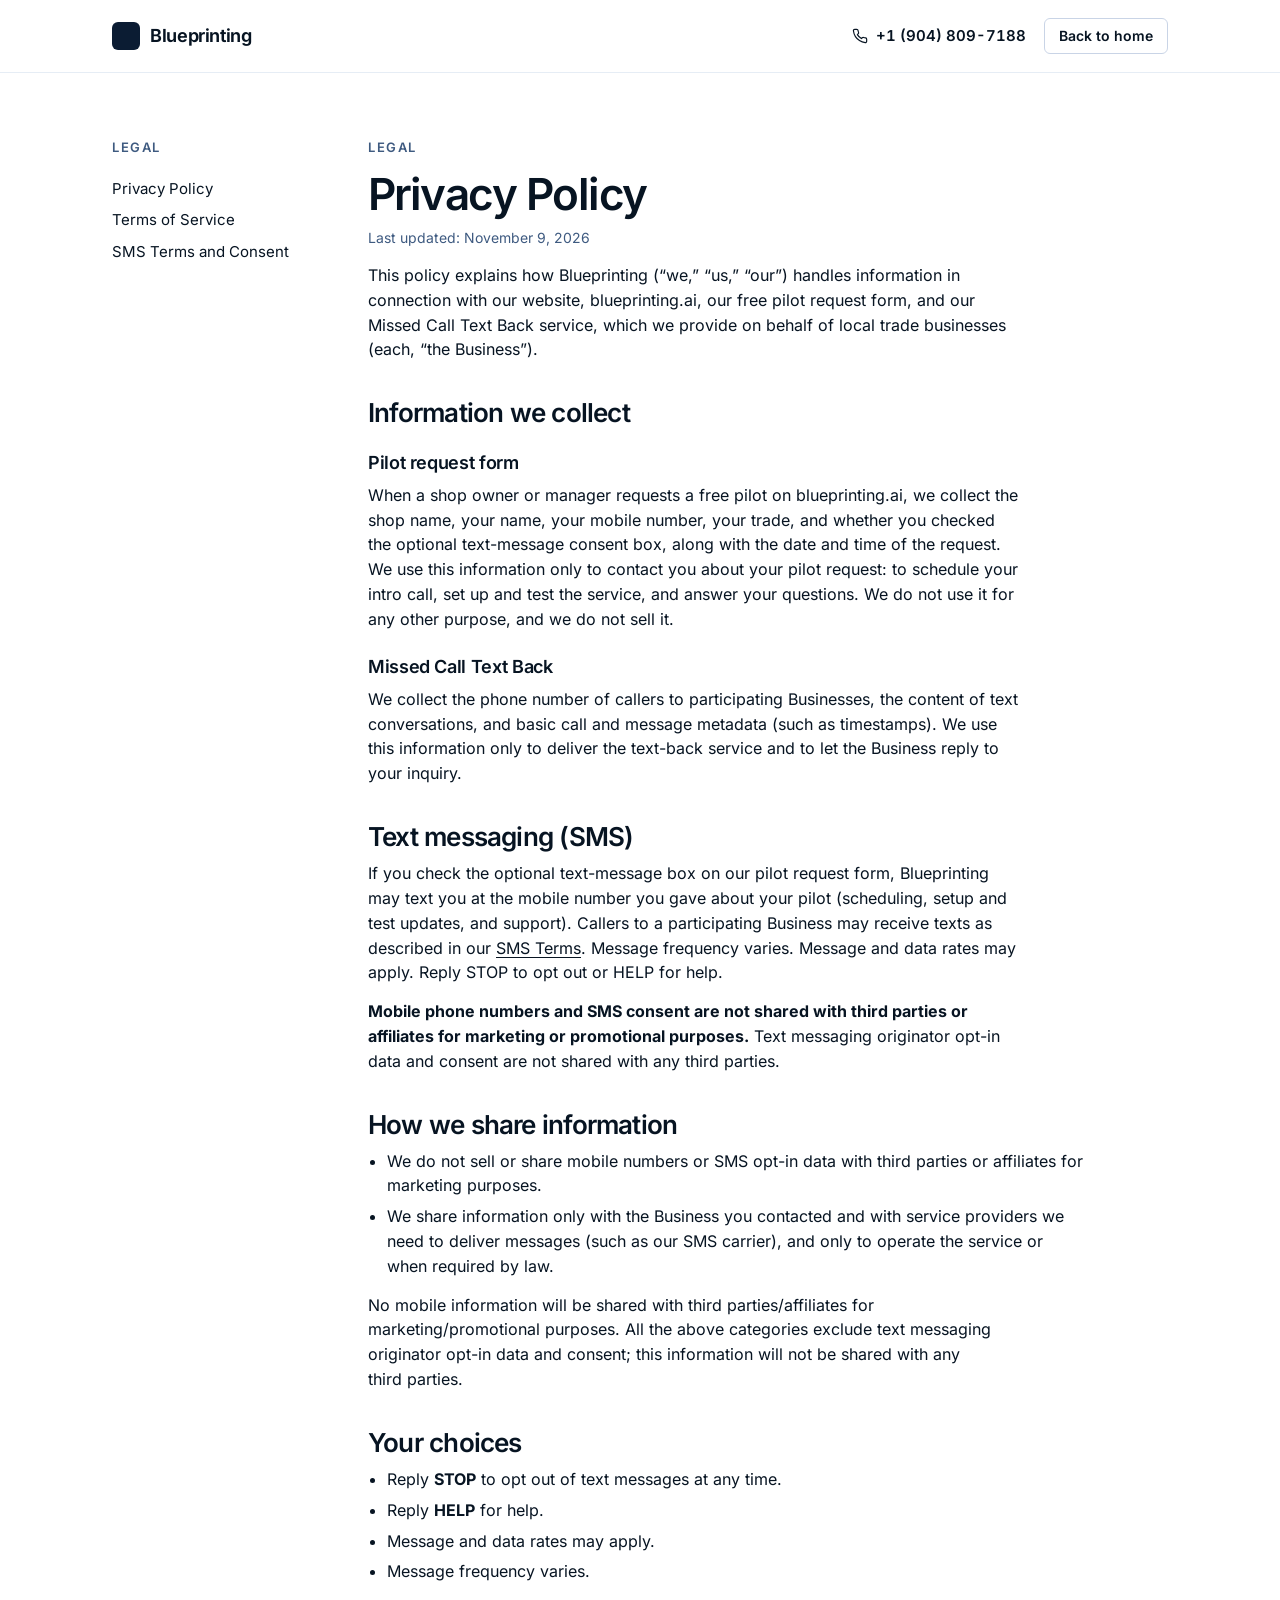
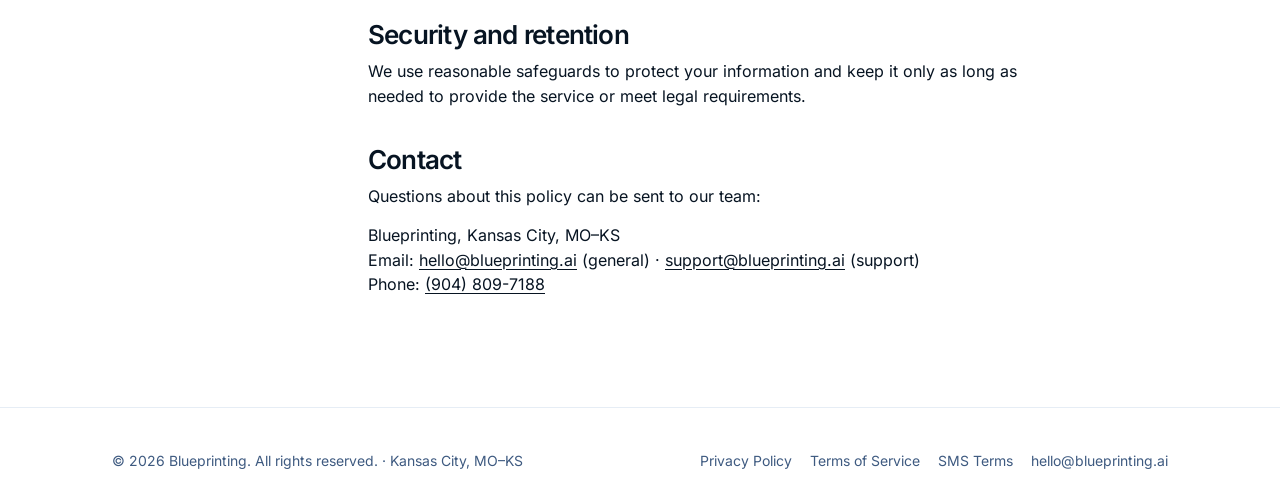
<file: privacy.html>
<!DOCTYPE html>
<html lang="en">
<head>
<meta charset="utf-8">
<meta name="viewport" content="width=device-width, initial-scale=1">
<meta name="format-detection" content="telephone=no">
<title>Privacy Policy | Blueprinting</title>
<meta name="description" content="How Blueprinting handles caller information for its Missed Call Text Back service.">
<link rel="canonical" href="https://blueprinting.ai/privacy.html">
<meta name="theme-color" content="#0B1C33">
<meta name="color-scheme" content="light">
<link rel="icon" href="favicon.svg" type="image/svg+xml">
<link rel="preload" href="fonts/inter-latin.woff2" as="font" type="font/woff2" crossorigin>
<link rel="stylesheet" href="styles.css">
</head>
<body class="legal-page">
<a class="skip" href="#main">Skip to content</a>
<header class="nav" id="nav">
  <div class="container nav-in">
    <a class="logo" href="./" aria-label="Blueprinting home">
      <span class="logo-mark" aria-hidden="true"><span></span></span>
      <span class="logo-word">Blueprinting</span>
    </a>
    <div class="nav-actions nav-actions-legal">
      <a class="nav-phone" href="tel:+19048097188" aria-label="Call our AI assistant at +1 (904) 809-7188" x-apple-data-detectors="false"><svg class="icon-phone" width="16" height="16" viewBox="0 0 24 24" fill="none" stroke="currentColor" stroke-width="1.75" stroke-linecap="round" stroke-linejoin="round" aria-hidden="true" focusable="false"><path d="M22 16.92v3a2 2 0 0 1-2.18 2 19.79 19.79 0 0 1-8.63-3.07 19.5 19.5 0 0 1-6-6 19.79 19.79 0 0 1-3.07-8.67A2 2 0 0 1 4.11 2h3a2 2 0 0 1 2 1.72c.13.96.36 1.9.7 2.81a2 2 0 0 1-.45 2.11L8.09 9.91a16 16 0 0 0 6 6l1.27-1.27a2 2 0 0 1 2.11-.45c.91.34 1.85.57 2.81.7A2 2 0 0 1 22 16.92z"/></svg>+1 (904) 809-7188</a>
      <a class="btn btn-secondary btn-sm" href="./">Back to home</a>
    </div>
  </div>
</header>
<main class="legal-main" id="main">
  <div class="container legal-grid">
    <aside class="legal-side">
      <p class="legal-side-h">Legal</p>
      <a href="privacy.html" aria-current="page">Privacy Policy</a>
      <a href="terms.html">Terms of Service</a>
      <a href="terms.html#sms">SMS Terms and Consent</a>
    </aside>
    <article class="legal-doc" aria-labelledby="privacy-title">
      <p class="eyebrow">Legal</p>
      <h1 id="privacy-title">Privacy Policy</h1>
      <p class="legal-updated">Last updated: November 9, 2026</p>
      <p>This policy explains how Blueprinting (&ldquo;we,&rdquo; &ldquo;us,&rdquo; &ldquo;our&rdquo;) handles information in connection with our website, blueprinting.ai, our free pilot request form, and our Missed Call Text Back service, which we provide on behalf of local trade businesses (each, &ldquo;the Business&rdquo;).</p>
      <h2>Information we collect</h2>
      <h3 id="pilot-form">Pilot request form</h3>
      <p>When a shop owner or manager requests a free pilot on blueprinting.ai, we collect the shop name, your name, your mobile number, your trade, and whether you checked the optional text-message consent box, along with the date and time of the request. We use this information only to contact you about your pilot request: to schedule your intro call, set up and test the service, and answer your questions. We do not use it for any other purpose, and we do not sell it.</p>
      <h3>Missed Call Text Back</h3>
      <p>We collect the phone number of callers to participating Businesses, the content of text conversations, and basic call and message metadata (such as timestamps). We use this information only to deliver the text-back service and to let the Business reply to your inquiry.</p>
      <h2 id="sms">Text messaging (SMS)</h2>
      <p>If you check the optional text-message box on our pilot request form, Blueprinting may text you at the mobile number you gave about your pilot (scheduling, setup and test updates, and support). Callers to a participating Business may receive texts as described in our <a href="terms.html#sms">SMS Terms</a>. Message frequency varies. Message and data rates may apply. Reply STOP to opt out or HELP for help.</p>
      <p><strong>Mobile phone numbers and SMS consent are not shared with third parties or affiliates for marketing or promotional purposes.</strong> Text messaging originator opt-in data and consent are not shared with any third parties.</p>
      <h2>How we share information</h2>
      <ul>
        <li>We do not sell or share mobile numbers or SMS opt-in data with third parties or affiliates for marketing purposes.</li>
        <li>We share information only with the Business you contacted and with service providers we need to deliver messages (such as our SMS carrier), and only to operate the service or when required by law.</li>
      </ul>
      <p>No mobile information will be shared with third parties/affiliates for marketing/promotional purposes. All the above categories exclude text messaging originator opt-in data and consent; this information will not be shared with any third parties.</p>
      <h2>Your choices</h2>
      <ul>
        <li>Reply <strong>STOP</strong> to opt out of text messages at any time.</li>
        <li>Reply <strong>HELP</strong> for help.</li>
        <li>Message and data rates may apply.</li>
        <li>Message frequency varies.</li>
      </ul>
      <h2>Security and retention</h2>
      <p>We use reasonable safeguards to protect your information and keep it only as long as needed to provide the service or meet legal requirements.</p>
      <h2>Contact</h2>
      <p>Questions about this policy can be sent to our team:</p>
      <p>Blueprinting, Kansas City, MO&ndash;KS<br>Email: <a href="mailto:hello@blueprinting.ai">hello@blueprinting.ai</a> (general) &middot; <a href="mailto:support@blueprinting.ai">support@blueprinting.ai</a> (support)<br>Phone: <a href="tel:+19048097188">(904) 809-7188</a></p>
    </article>
  </div>
</main>
<footer class="footer footer-slim">
  <div class="container">
    <div class="foot-bottom">
      <p>&copy; 2026 Blueprinting. All rights reserved. &middot; Kansas City, MO&ndash;KS</p>
      <nav aria-label="Legal"><a href="privacy.html">Privacy Policy</a><a href="terms.html">Terms of Service</a><a href="terms.html#sms">SMS Terms</a><a href="mailto:hello@blueprinting.ai">hello@blueprinting.ai</a></nav>
    </div>
  </div>
</footer>
</body>
</html>
</file>
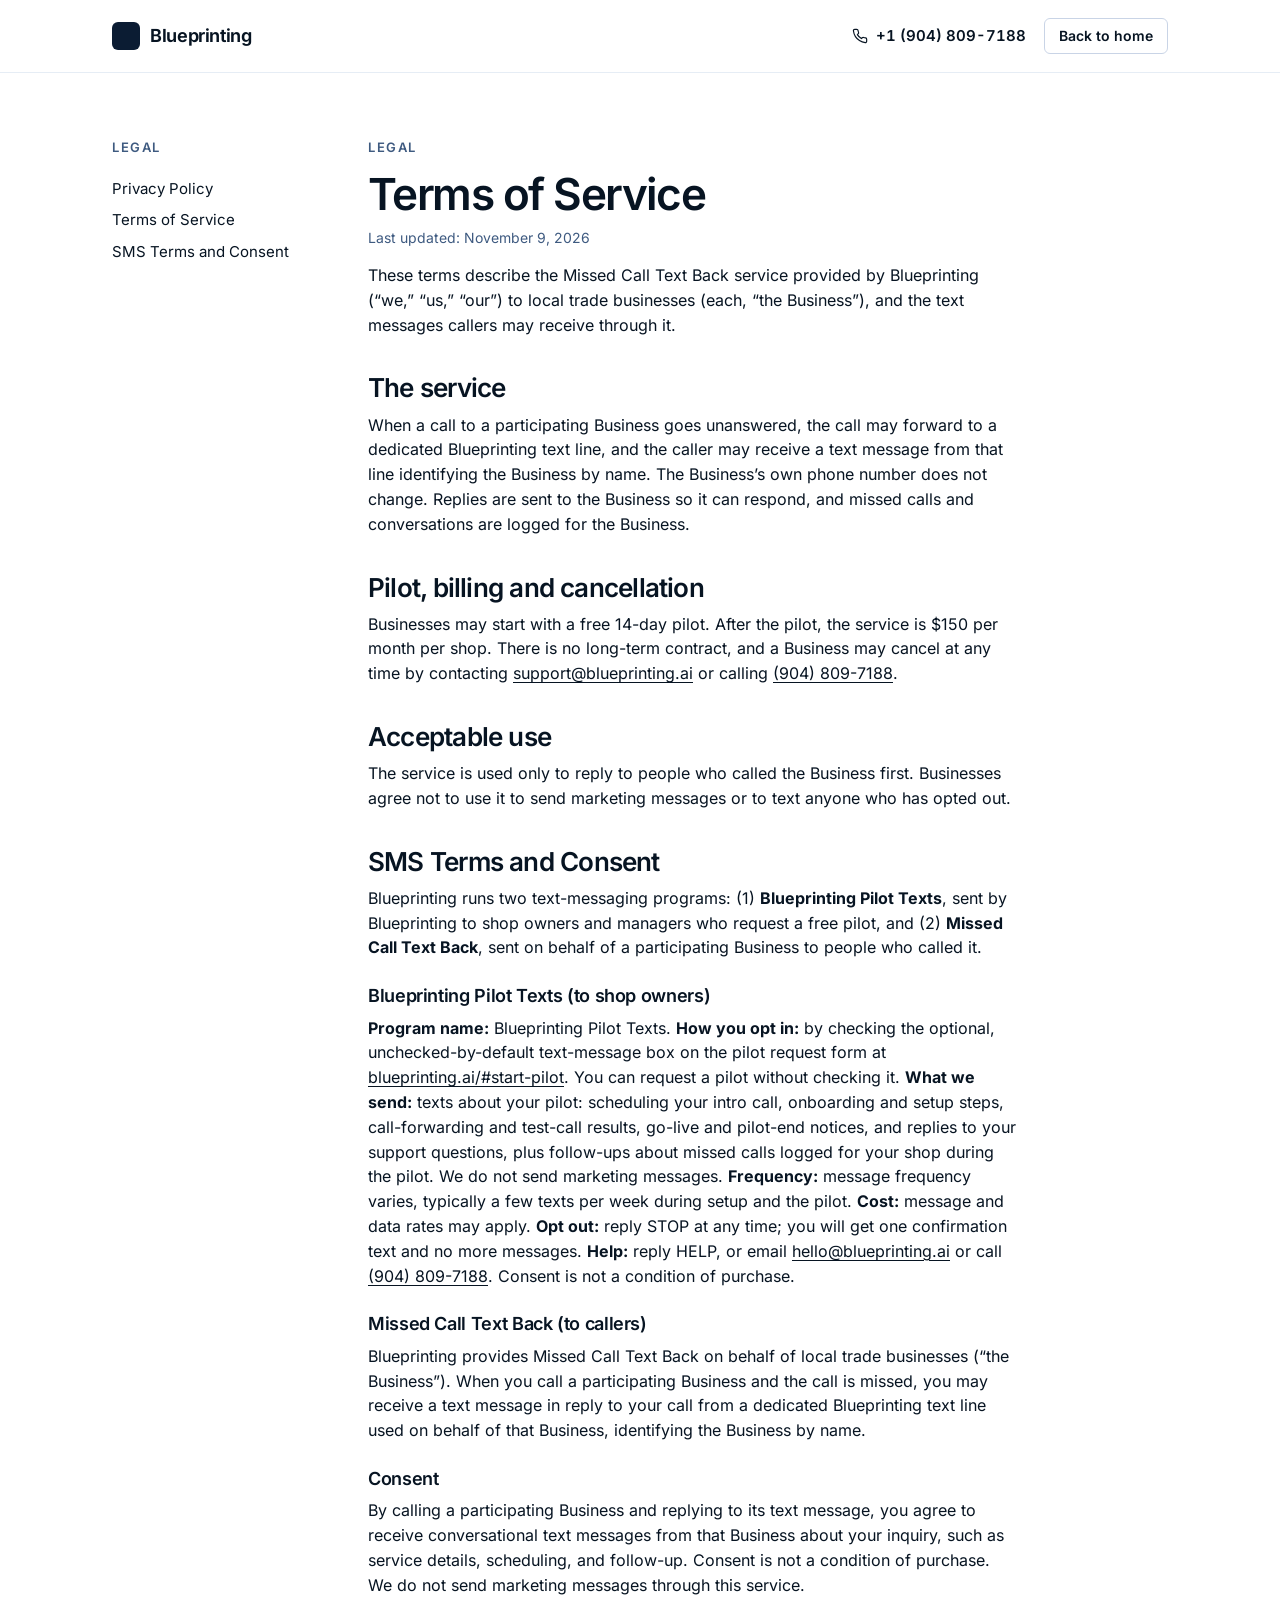
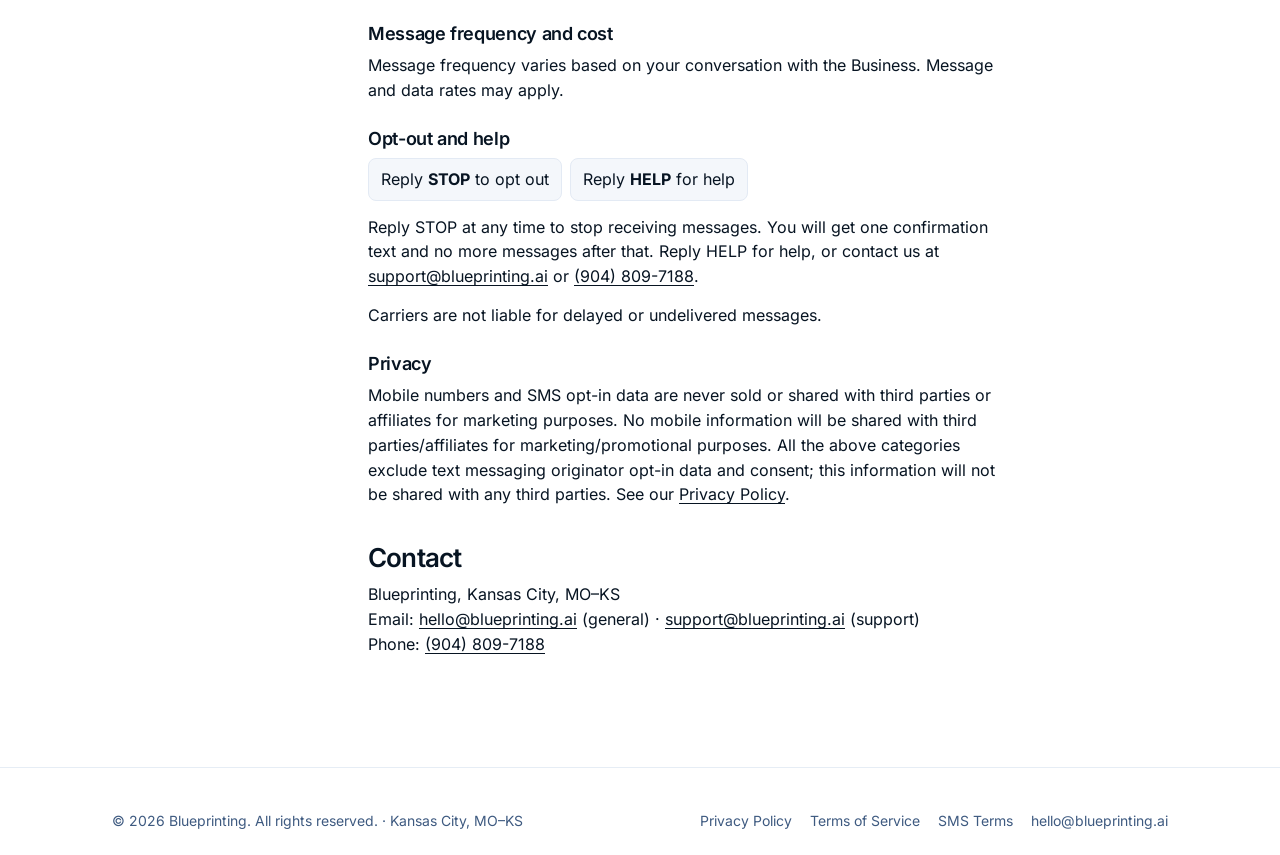
<file: terms.html>
<!DOCTYPE html>
<html lang="en">
<head>
<meta charset="utf-8">
<meta name="viewport" content="width=device-width, initial-scale=1">
<meta name="format-detection" content="telephone=no">
<title>Terms of Service and SMS Terms | Blueprinting</title>
<meta name="description" content="Terms of Service and SMS Terms and Consent for Blueprinting Missed Call Text Back.">
<link rel="canonical" href="https://blueprinting.ai/terms.html">
<meta name="theme-color" content="#0B1C33">
<meta name="color-scheme" content="light">
<link rel="icon" href="favicon.svg" type="image/svg+xml">
<link rel="preload" href="fonts/inter-latin.woff2" as="font" type="font/woff2" crossorigin>
<link rel="stylesheet" href="styles.css">
</head>
<body class="legal-page">
<a class="skip" href="#main">Skip to content</a>
<header class="nav" id="nav">
  <div class="container nav-in">
    <a class="logo" href="./" aria-label="Blueprinting home">
      <span class="logo-mark" aria-hidden="true"><span></span></span>
      <span class="logo-word">Blueprinting</span>
    </a>
    <div class="nav-actions nav-actions-legal">
      <a class="nav-phone" href="tel:+19048097188" aria-label="Call our AI assistant at +1 (904) 809-7188" x-apple-data-detectors="false"><svg class="icon-phone" width="16" height="16" viewBox="0 0 24 24" fill="none" stroke="currentColor" stroke-width="1.75" stroke-linecap="round" stroke-linejoin="round" aria-hidden="true" focusable="false"><path d="M22 16.92v3a2 2 0 0 1-2.18 2 19.79 19.79 0 0 1-8.63-3.07 19.5 19.5 0 0 1-6-6 19.79 19.79 0 0 1-3.07-8.67A2 2 0 0 1 4.11 2h3a2 2 0 0 1 2 1.72c.13.96.36 1.9.7 2.81a2 2 0 0 1-.45 2.11L8.09 9.91a16 16 0 0 0 6 6l1.27-1.27a2 2 0 0 1 2.11-.45c.91.34 1.85.57 2.81.7A2 2 0 0 1 22 16.92z"/></svg>+1 (904) 809-7188</a>
      <a class="btn btn-secondary btn-sm" href="./">Back to home</a>
    </div>
  </div>
</header>
<main class="legal-main" id="main">
  <div class="container legal-grid">
    <aside class="legal-side">
      <p class="legal-side-h">Legal</p>
      <a href="privacy.html">Privacy Policy</a>
      <a href="terms.html" aria-current="page">Terms of Service</a>
      <a href="terms.html#sms">SMS Terms and Consent</a>
    </aside>
    <article class="legal-doc" aria-labelledby="terms-title">
      <p class="eyebrow">Legal</p>
      <h1 id="terms-title">Terms of Service</h1>
      <p class="legal-updated">Last updated: November 9, 2026</p>
      <p>These terms describe the Missed Call Text Back service provided by Blueprinting (&ldquo;we,&rdquo; &ldquo;us,&rdquo; &ldquo;our&rdquo;) to local trade businesses (each, &ldquo;the Business&rdquo;), and the text messages callers may receive through it.</p>
      <h2>The service</h2>
      <p>When a call to a participating Business goes unanswered, the call may forward to a dedicated Blueprinting text line, and the caller may receive a text message from that line identifying the Business by name. The Business&rsquo;s own phone number does not change. Replies are sent to the Business so it can respond, and missed calls and conversations are logged for the Business.</p>
      <h2>Pilot, billing and cancellation</h2>
      <p>Businesses may start with a free 14-day pilot. After the pilot, the service is $150 per month per shop. There is no long-term contract, and a Business may cancel at any time by contacting <a href="mailto:support@blueprinting.ai">support@blueprinting.ai</a> or calling <a href="tel:+19048097188">(904) 809-7188</a>.</p>
      <h2>Acceptable use</h2>
      <p>The service is used only to reply to people who called the Business first. Businesses agree not to use it to send marketing messages or to text anyone who has opted out.</p>

      <h2 id="sms">SMS Terms and Consent</h2>
      <p>Blueprinting runs two text-messaging programs: (1) <strong>Blueprinting Pilot Texts</strong>, sent by Blueprinting to shop owners and managers who request a free pilot, and (2) <strong>Missed Call Text Back</strong>, sent on behalf of a participating Business to people who called it.</p>
      <h3 id="sms-pilot">Blueprinting Pilot Texts (to shop owners)</h3>
      <p><strong>Program name:</strong> Blueprinting Pilot Texts. <strong>How you opt in:</strong> by checking the optional, unchecked-by-default text-message box on the pilot request form at <a href="https://blueprinting.ai/#start-pilot">blueprinting.ai/#start-pilot</a>. You can request a pilot without checking it. <strong>What we send:</strong> texts about your pilot: scheduling your intro call, onboarding and setup steps, call-forwarding and test-call results, go-live and pilot-end notices, and replies to your support questions, plus follow-ups about missed calls logged for your shop during the pilot. We do not send marketing messages. <strong>Frequency:</strong> message frequency varies, typically a few texts per week during setup and the pilot. <strong>Cost:</strong> message and data rates may apply. <strong>Opt out:</strong> reply STOP at any time; you will get one confirmation text and no more messages. <strong>Help:</strong> reply HELP, or email <a href="mailto:hello@blueprinting.ai">hello@blueprinting.ai</a> or call <a href="tel:+19048097188">(904) 809-7188</a>. Consent is not a condition of purchase.</p>
      <h3 id="sms-textback">Missed Call Text Back (to callers)</h3>
      <p>Blueprinting provides Missed Call Text Back on behalf of local trade businesses (&ldquo;the Business&rdquo;). When you call a participating Business and the call is missed, you may receive a text message in reply to your call from a dedicated Blueprinting text line used on behalf of that Business, identifying the Business by name.</p>
      <h3>Consent</h3>
      <p>By calling a participating Business and replying to its text message, you agree to receive conversational text messages from that Business about your inquiry, such as service details, scheduling, and follow-up. Consent is not a condition of purchase. We do not send marketing messages through this service.</p>
      <h3>Message frequency and cost</h3>
      <p>Message frequency varies based on your conversation with the Business. Message and data rates may apply.</p>
      <h3>Opt-out and help</h3>
      <p class="kw-row"><span class="kw">Reply <strong>STOP</strong> to opt out</span><span class="kw">Reply <strong>HELP</strong> for help</span></p>
      <p>Reply STOP at any time to stop receiving messages. You will get one confirmation text and no more messages after that. Reply HELP for help, or contact us at <a href="mailto:support@blueprinting.ai">support@blueprinting.ai</a> or <a href="tel:+19048097188">(904) 809-7188</a>.</p>
      <p>Carriers are not liable for delayed or undelivered messages.</p>
      <h3>Privacy</h3>
      <p>Mobile numbers and SMS opt-in data are never sold or shared with third parties or affiliates for marketing purposes. No mobile information will be shared with third parties/affiliates for marketing/promotional purposes. All the above categories exclude text messaging originator opt-in data and consent; this information will not be shared with any third parties. See our <a href="privacy.html">Privacy Policy</a>.</p>
      <h2>Contact</h2>
      <p>Blueprinting, Kansas City, MO&ndash;KS<br>Email: <a href="mailto:hello@blueprinting.ai">hello@blueprinting.ai</a> (general) &middot; <a href="mailto:support@blueprinting.ai">support@blueprinting.ai</a> (support)<br>Phone: <a href="tel:+19048097188">(904) 809-7188</a></p>
    </article>
  </div>
</main>
<footer class="footer footer-slim">
  <div class="container">
    <div class="foot-bottom">
      <p>&copy; 2026 Blueprinting. All rights reserved. &middot; Kansas City, MO&ndash;KS</p>
      <nav aria-label="Legal"><a href="privacy.html">Privacy Policy</a><a href="terms.html">Terms of Service</a><a href="terms.html#sms">SMS Terms</a><a href="mailto:hello@blueprinting.ai">hello@blueprinting.ai</a></nav>
    </div>
  </div>
</footer>
</body>
</html>
</file>
<file: styles.css>
/* Blueprinting
   Matches the reference structure: white field, large sans headlines,
   generous section padding, one large product visual, clean cards,
   solid CTAs. Blueprint lines are only on the assembly.
   Ink #071422  Navy #0B1C33  Blue #1B4BB5
   Steel #3E5A80  Wash #D5E2F4  Paper #FFFFFF  Mist #F4F7FB */
@font-face{font-family:Inter;font-style:normal;font-weight:400 700;font-display:swap;src:url(fonts/inter-latin.woff2) format("woff2");unicode-range:U+0000-00FF,U+0131,U+0152-0153,U+02BB-02BC,U+02C6,U+02DA,U+02DC,U+0304,U+0308,U+0329,U+2000-206F,U+20AC,U+2122,U+2191,U+2193,U+2212,U+2215,U+FEFF,U+FFFD}
:root{
  --ink:#071422;
  --navy:#0B1C33;
  --cta:#1B4BB5;
  --cta-press:#12367F;
  --steel:#3E5A80;
  --wash:#D5E2F4;
  --paper:#FFFFFF;
  --mist:#F4F7FB;
  --nav-h:4.5rem;
  --shadow:0 1.5rem 3rem rgba(7,20,34,.10);
  --s1:0.5rem;--s2:1rem;--s3:1.5rem;--s4:2rem;--s5:2.5rem;--s6:3rem;--s8:4rem;--s10:5rem;--s12:6rem;
}
*,*::before,*::after{box-sizing:border-box}
html{color-scheme:light;-webkit-text-size-adjust:100%}
@media (prefers-reduced-motion:no-preference){html{scroll-behavior:smooth}}
[id]{scroll-margin-top:5.5rem}
[hidden]{display:none!important}
body{
  margin:0;
  font-family:Inter,system-ui,-apple-system,"Segoe UI",Roboto,Arial,sans-serif;
  font-size:1rem;line-height:1.55;color:var(--ink);background:var(--paper);
  -webkit-font-smoothing:antialiased;
}
img{max-width:100%;height:auto;display:block}
a{color:var(--ink);text-decoration-thickness:1px;text-underline-offset:3px}
a:hover{color:var(--navy)}
h1,h2,h3{color:var(--ink);margin:0;font-weight:600;letter-spacing:-.03em;text-wrap:balance}
h4{color:var(--ink);margin:0;font-weight:600}
p{margin:0;max-inline-size:65ch}
@supports (text-wrap:pretty){p{text-wrap:pretty}}
ul,ol{margin:0;padding:0;list-style:none}
::selection{background:var(--mist);color:var(--ink)}
.container{width:100%;max-width:70rem;margin:0 auto;padding:0 2rem}
.skip{position:absolute;left:-9999px;top:0.5rem;background:#fff;color:var(--ink);padding:0.5rem 0.75rem;z-index:400;border-radius:6px}
.skip:focus{left:0.5rem}
:focus-visible{outline:2px solid var(--ink);outline-offset:3px}

.btn{
  display:inline-flex;align-items:center;justify-content:center;gap:8px;
  font:600 15px/1 Inter,system-ui,sans-serif;
  padding:14px 20px;border-radius:6px;border:1px solid transparent;cursor:pointer;
  text-decoration:none;white-space:nowrap;
}
.btn:hover{text-decoration:none}
.btn-sm{padding:10px 14px;font-size:14px}
.btn-lg{padding:16px 22px;font-size:16px}
.btn-block{width:100%}
.btn-primary{background:var(--cta);color:#fff;border-color:var(--cta)}
.btn-primary:hover{background:var(--cta-press);border-color:var(--cta-press)}
.btn-secondary{background:#fff;color:var(--ink);border-color:#C9D4E6}
.btn-secondary:hover{background:var(--mist);border-color:#B7C6DC}
.btn-white{background:#fff;color:var(--navy);border-color:#fff}
.btn-white:hover{background:var(--mist)}
.btn-outline-light{background:transparent;color:#fff;border-color:rgba(255,255,255,.55)}
.btn-outline-light:hover{background:rgba(255,255,255,.08)}

.logo{display:inline-flex;align-items:center;gap:10px;color:var(--ink);text-decoration:none}
.logo:hover{text-decoration:none}
.logo-mark{width:1.75rem;height:1.75rem;border-radius:6px;background:var(--navy);flex:none}
.logo-mark span{display:none}
.logo-word{font-weight:650;font-size:18px;letter-spacing:-.02em}
.footer .logo{color:var(--ink)}

.nav{position:sticky;top:0;z-index:100;background:rgba(255,255,255,.92);border-bottom:1px solid #E6EDF5;backdrop-filter:blur(10px)}
.nav-in{height:var(--nav-h);display:flex;align-items:center;gap:28px}
.nav-links{display:flex;align-items:center;gap:26px;margin-left:12px}
.nav-links>a{color:var(--ink);font-size:15px;font-weight:500;text-decoration:none}
.nav-links>a:hover{color:var(--navy)}
.nav-mobile-cta{display:none}
.nav-actions{margin-left:auto;display:flex;align-items:center;gap:18px}
.nav-phone{display:inline-flex;align-items:center;gap:8px;color:var(--ink);font-size:15px;font-weight:600;text-decoration:none;font-variant-numeric:tabular-nums}
.nav-phone:hover{color:var(--navy)}
.icon-phone{flex:0 0 auto;color:var(--ink)}
.burger{display:none;margin-left:auto;width:44px;height:44px;border:1px solid #C9D4E6;border-radius:8px;background:#fff;padding:0;cursor:pointer;flex-direction:column;align-items:center;justify-content:center;gap:5px}
.burger span{display:block;width:18px;height:1.5px;background:var(--ink)}

.eyebrow,.feature-kicker,.legal-side-h{
  font-size:0.8125rem;font-weight:600;letter-spacing:.12em;text-transform:uppercase;color:var(--steel);margin:0 0 0.75rem;
}
h1{font-size:clamp(2rem, 1.2rem + 3vw, 3.5rem);line-height:1.05;letter-spacing:-.035em}
h2{font-size:clamp(1.75rem, 1.2rem + 1.6vw, 2.75rem);line-height:1.12}
h3{font-size:clamp(1.125rem, 1rem + 0.4vw, 1.35rem);line-height:1.3;letter-spacing:-.02em}
.lead{font-size:clamp(1.05rem, 0.95rem + 0.4vw, 1.2rem);line-height:1.55;color:var(--steel);margin:1.25rem auto 0;max-inline-size:40rem}
.section-sub{font-size:1.0625rem;line-height:1.55;color:var(--steel);margin-top:0.75rem;max-inline-size:40rem}

.hero{padding:88px 0 32px;background:#fff;text-align:center}
.hero-copy{max-width:860px}
.hero-ctas{display:flex;flex-wrap:wrap;gap:12px;margin-top:32px;justify-content:center;align-items:center}
.hero-points{display:flex;flex-wrap:wrap;gap:10px 22px;margin:22px 0 0;justify-content:center;font-size:15px;color:var(--steel)}
.hero-points li{display:flex;align-items:center;gap:8px}
.hero-points li::before{content:"";width:0.375rem;height:0.375rem;border-radius:50%;background:var(--ink);flex:none}

.product{margin:3rem auto 1.5rem;text-align:left}
.product figcaption{text-align:center;margin-bottom:1rem;color:var(--steel);font-size:0.9375rem;max-inline-size:46rem;margin-inline:auto}
.product-frame{
  background:#fff;border:1px solid var(--wash);border-radius:12px;
  box-shadow:var(--shadow);overflow:hidden;
}
.product-bar{display:flex;align-items:center;gap:0.75rem;padding:0.75rem 1rem;border-bottom:1px solid var(--wash);font-size:0.8125rem;font-weight:600;color:var(--ink)}
.product-dots{width:2.5rem;height:0.5rem;border-radius:999px;background:var(--mist);box-shadow:inset 0 0 0 1px var(--wash)}
.product-row{
  display:grid;
  grid-template-columns:repeat(auto-fill,minmax(min(100%,16rem),1fr));
  gap:clamp(0.5rem, 2vw, 1rem);
  padding:1rem;background:var(--mist);
}
.panel{
  container-type:inline-size;container-name:panel;
  background:#fff;border:1px solid var(--wash);border-radius:10px;
  padding:1rem;display:flex;flex-direction:column;gap:0.5rem;min-width:0;
}
@container panel (min-width:32rem){
  .panel{padding:1.25rem;gap:0.75rem}
  .row-main{font-size:1.05rem}
}
.panel-top{display:flex;justify-content:space-between;align-items:center;gap:0.5rem;font-weight:650;font-size:0.9375rem;color:var(--ink)}
.ex{font-size:0.75rem;font-weight:600;letter-spacing:.04em;color:var(--steel);border:1px solid var(--wash);border-radius:999px;padding:0.15rem 0.45rem}
.row{display:flex;justify-content:space-between;gap:0.75rem;align-items:center;padding:0.55rem 0;border-top:1px solid var(--wash)}
.row-main{display:flex;flex-direction:column;font-weight:600;font-size:0.875rem;color:var(--ink);min-width:0}
.row-main span{font-weight:400;color:var(--steel);font-size:0.8125rem}
.row-meta{font-size:0.75rem;color:var(--steel);white-space:nowrap}
.chip{font-size:0.75rem;font-weight:600;color:var(--ink);background:var(--mist);border:1px solid var(--wash);border-radius:999px;padding:0.2rem 0.5rem;align-self:flex-start}
.draft{background:var(--mist);border-radius:10px;padding:0.75rem;color:var(--ink);font-size:0.875rem;line-height:1.45}
.panel-note{color:var(--steel);font-size:0.875rem;max-inline-size:28ch}
.fake-actions{display:flex;gap:0.5rem;margin-top:0.25rem}
.fake{display:inline-flex;align-items:center;min-height:1.5rem;padding:0.35rem 0.7rem;border-radius:6px;background:var(--navy);color:#fff;font-size:0.8125rem;font-weight:600}
.fake-quiet{background:#fff;color:var(--ink);border:1px solid var(--wash)}

.strip{border-top:1px solid #E6EDF5;border-bottom:1px solid #E6EDF5;background:#fff}
.strip-in{display:flex;align-items:center;justify-content:center;gap:28px;padding:22px 0;flex-wrap:wrap}
.strip h2{font-size:0.875rem;letter-spacing:0;font-weight:600;color:var(--steel);text-wrap:balance}
@media (min-width:68.75rem){
  .product-row{grid-template-columns:repeat(5,minmax(0,1fr))}
}
.strip-list{display:flex;flex-wrap:wrap;justify-content:center;gap:8px 0;font-size:15px;font-weight:600;color:var(--ink)}
.strip-list li{padding:0 18px;border-left:1px solid var(--wash)}
.strip-list li:first-child{border-left:0}

.section{padding:112px 0}
.section-alt{background:var(--mist)}
.section-head{margin-bottom:48px}
.section-head.center,.section-head.center .section-sub{text-align:center}
.section-head.center h2,.section-head.center .section-sub{margin-left:auto;margin-right:auto}
.section-head.split{display:grid;grid-template-columns:minmax(0,1.05fr) minmax(0,.95fr);gap:48px;align-items:end}
.section-head.split .section-sub{margin-top:0}

.mod-grid,.trust-grid{
  display:grid;
  grid-template-columns:repeat(auto-fill,minmax(min(100%,18rem),1fr));
  gap:clamp(0.5rem, 2vw, 1rem);
}
.trust-card{
  background:transparent;border:0;border-top:1px solid var(--wash);
  border-radius:0;padding:1.25rem 0;box-shadow:none;
}
.trust-card h3{font-size:18px}
.trust-card p{margin-top:10px;font-size:15.5px;color:var(--steel);line-height:1.55}
.trust-links{margin-top:22px;font-size:15.5px}
.section:not(.section-alt) .trust-card{background:#fff}

.session-band{display:grid;grid-template-columns:minmax(0,1.2fr) minmax(0,.8fr);gap:48px;align-items:end}
.session-ctas{display:flex;flex-wrap:wrap;gap:12px}
.session-note{margin-top:16px;font-size:15px;color:var(--steel);max-width:36ch}
.process{display:grid;grid-template-columns:minmax(0,.7fr) minmax(0,1.3fr);gap:64px;align-items:start}
.process-head{position:sticky;top:108px}
.process-head h2{font-size:48px;line-height:1.05}
.process-list{display:grid;gap:0}
.process-list{counter-reset:p}
.process-list li{counter-increment:p;display:grid;grid-template-columns:56px minmax(0,1fr);column-gap:12px;padding:26px 0;border-top:1px solid #E3EAF4}
.process-list li::before{content:counter(p,decimal-leading-zero);grid-row:1 / span 2;font-size:15px;font-weight:650;color:var(--ink);padding-top:6px}
.process-list h3,.process-list p{grid-column:2}
.process-list h3{font-size:22px}
.process-list p{margin-top:6px;font-size:16.5px;color:var(--steel);max-width:52ch}

.feature{display:grid;grid-template-columns:minmax(0,.9fr) minmax(0,1.1fr);gap:64px;align-items:center}
.feature+.feature{margin-top:96px}
.feature.reverse{grid-template-columns:minmax(0,1.1fr) minmax(0,.9fr)}
.feature.reverse .feature-copy{margin:0}
.feature h3{font-size:32px;line-height:1.15;letter-spacing:-.03em;max-width:16ch}
.feature-copy>p{margin-top:14px;max-width:46ch;color:var(--steel);font-size:17px}
.ticks{margin-top:20px;display:grid;gap:10px}
.ticks li{position:relative;padding-left:22px;font-size:16px;color:var(--ink)}
.ticks li::before{content:"";position:absolute;left:0;top:.55em;width:0.5rem;height:0.5rem;border-radius:1px;background:var(--ink)}
.panel-soft{
  background:var(--mist);
  border:1px solid var(--wash);border-radius:12px;
  display:flex;flex-direction:column;align-items:center;justify-content:center;
  padding:2rem 1.5rem;min-height:0;
}
.visual-note{font-size:13px;color:var(--steel);margin-top:14px}
.phone{width:min(100%,340px);background:#fff;border:1px solid #E3EAF4;border-radius:16px;box-shadow:var(--shadow);overflow:hidden}
.phone-top{padding:14px 16px;border-bottom:1px solid #E6EDF5}
.phone-name{display:block;font-weight:650;font-size:15px;font-variant-numeric:tabular-nums}
.phone-num{display:block;font-size:12px;color:var(--steel);margin-top:2px}
.phone-body{padding:16px;display:flex;flex-direction:column;gap:8px}
.table-card{width:100%;max-width:560px;background:#fff;border:1px solid #E3EAF4;border-radius:16px;box-shadow:var(--shadow);padding:16px 18px 8px}
.ui-card-head{display:flex;align-items:center;justify-content:space-between;gap:12px;margin-bottom:8px}
.ui-title{font-weight:650;font-size:15px}
.ui-tag{font-size:0.75rem;font-weight:600;color:var(--steel);background:var(--mist);border:1px solid var(--wash);border-radius:999px;padding:0.15rem 0.45rem}
.pill{display:inline-block;font-size:0.75rem;font-weight:600;padding:0.2rem 0.5rem;border-radius:999px;white-space:nowrap;color:var(--ink);background:var(--mist);border:1px solid var(--wash)}
.pill-blue,.pill-muted{background:var(--mist);color:var(--ink)}
.lead-table th{text-align:left;font-size:12px;font-weight:600;color:var(--steel);padding:8px 8px 8px 0;border-bottom:1px solid #E3EAF4}
.lead-table td{padding:12px 8px 12px 0;border-bottom:1px solid #EEF2F7;vertical-align:middle}
.lead-table tr:last-child td{border-bottom:0}
.lead-table{width:100%;border-collapse:collapse;font-size:0.875rem}
.sms-sys{font-size:0.75rem;color:var(--steel);text-align:center}
.bubble{max-width:92%;padding:0.6rem 0.75rem;border-radius:12px;font-size:0.875rem;line-height:1.45}
.bubble.out{align-self:flex-end;background:var(--navy);color:#fff;border-bottom-right-radius:4px}
.bubble.in{align-self:flex-start;background:#E8EEF6;color:var(--ink);border-bottom-left-radius:4px}

.stats{
  position:relative;color:#fff;padding:6rem 0;overflow:hidden;
  background-color:#0B1C33;
  background-image:image-set(
    url("fluted-glass.avif") type("image/avif"),
    url("fluted-glass.webp") type("image/webp"),
    url("fluted-glass.jpg") type("image/jpeg")
  );
  background-position:center;background-size:cover;background-repeat:no-repeat;
}
.stats::before{content:"";position:absolute;inset:0;background:linear-gradient(100deg,rgba(7,20,34,.88),rgba(11,28,51,.72) 55%,rgba(7,20,34,.8))}
.stats .container{position:relative}
.stats-head{max-width:640px;margin-bottom:40px}
.stats h2{color:#fff;font-size:40px}
.stats .eyebrow{color:#D5E2F4}
.stats-grid{display:grid;grid-template-columns:repeat(3,1fr);gap:28px}
.stat{border-top:1px solid rgba(213,226,244,.35);padding-top:20px}
.stat-num{display:block;font-size:64px;font-weight:560;letter-spacing:-.04em;line-height:1;color:#fff}
.stat p{margin-top:12px;font-size:17px;color:#E7EEF8;max-width:28ch}
.stat-src{display:inline-block;margin-top:12px;font-size:13px;color:#D5E2F4}

.steps{display:grid;grid-template-columns:repeat(auto-fill,minmax(min(100%,18rem),1fr));gap:clamp(0.5rem,2vw,1rem)}
.step{background:transparent;border:0;border-top:1px solid var(--wash);border-radius:0;padding:1.25rem 0}
.step-num{display:inline-flex;align-items:center;justify-content:center;min-width:1.5rem;min-height:1.5rem;color:var(--ink);font-weight:700;margin-bottom:0.75rem}
.step h3{font-size:18px}
.step p{margin-top:8px;font-size:15.5px;color:var(--steel)}

.onboard{display:grid;grid-template-columns:minmax(0,.85fr) minmax(0,1.15fr);gap:64px;align-items:start}
.onboard-copy .btn{margin-top:28px}
.timeline{counter-reset:t}
.timeline li{position:relative;padding:0 0 28px 56px;counter-increment:t}
.timeline li:last-child{padding-bottom:0}
.timeline li::before{content:counter(t);position:absolute;left:0;top:0;width:36px;height:36px;border-radius:8px;background:#fff;border:1px solid #E3EAF4;color:var(--ink);font-weight:700;display:flex;align-items:center;justify-content:center}
.timeline li::after{content:"";position:absolute;left:17px;top:40px;bottom:4px;width:1px;background:#E3EAF4}
.timeline li:last-child::after{display:none}
.timeline h3{font-size:18px;padding-top:6px}
.timeline p{margin-top:6px;font-size:15.5px;color:var(--steel)}

.pricing{display:grid;grid-template-columns:1.05fr .95fr;gap:20px;align-items:stretch}
.price-card,.roi-card,.pilot-card{background:#fff;border:1px solid #E3EAF4;border-radius:20px;box-shadow:0 10px 30px rgba(7,20,34,.05)}
.price-card{display:flex;flex-direction:column}
.price-top{padding:32px 32px 24px;border-bottom:1px solid #E6EDF5}
.plan-name{font-weight:650;font-size:18px}
.plan-desc{font-size:15px;color:var(--steel);margin-top:4px}
.price{display:flex;align-items:baseline;gap:8px;margin-top:18px}
.amt{font-size:56px;font-weight:560;letter-spacing:-.04em;line-height:1}
.per{font-size:16px;color:var(--steel)}
.price-note{font-size:15px;color:var(--steel);margin:10px 0 22px}
.price-list{padding:22px 32px 28px}
.roi-card{padding:32px}
.roi-sub{font-size:15px;color:var(--steel);margin:6px 0 18px}
.range{margin-bottom:16px}
.range-top{display:flex;justify-content:space-between;align-items:baseline;font-size:15px;margin-bottom:6px}
.range-top .rv{font-weight:650;font-variant-numeric:tabular-nums}
input[type=range]{width:100%;accent-color:var(--ink);height:22px;margin:0}
.roi-out{margin-top:18px;padding-top:16px;border-top:1px solid #E3EAF4;display:grid;gap:2px}
.roi-lbl{font-size:13px;color:var(--steel)}
.roi-big{font-size:36px;font-weight:560;letter-spacing:-.03em}
.roi-formula{font-size:13px;color:var(--steel);margin:4px 0}
.roi-fine{font-size:13px;color:var(--steel);margin-top:12px}
.pricing-contact{margin-top:28px;text-align:center;font-size:15.5px}

.faq-wrap{display:grid;grid-template-columns:minmax(0,.7fr) minmax(0,1.3fr);gap:64px;align-items:start}
.faq{border-top:1px solid #E3EAF4}
.faq details{border-bottom:1px solid #E3EAF4}
.faq summary{list-style:none;cursor:pointer;padding:20px 36px 20px 0;font-weight:600;font-size:17px;position:relative}
.faq summary::-webkit-details-marker{display:none}
.faq summary::after{content:"";position:absolute;right:6px;top:50%;width:8px;height:8px;margin-top:-6px;border-right:1.5px solid var(--steel);border-bottom:1.5px solid var(--steel);transform:rotate(45deg)}
.faq details[open] summary::after{transform:rotate(-135deg);margin-top:-2px}
.faq details p{padding:0 40px 18px 0;color:var(--steel);font-size:16px}

.cta-band{background:var(--navy);color:#fff;padding:88px 0}
.cta-in{display:flex;align-items:center;justify-content:space-between;gap:40px}
.cta-band h2{color:#fff;font-size:40px;max-width:16ch}
.cta-band p{margin-top:10px;color:#D5E2F4;font-size:18px}
.cta-actions{display:flex;gap:12px;flex-wrap:wrap}

.pilot{display:grid;grid-template-columns:minmax(0,.9fr) minmax(0,1.1fr);gap:56px;align-items:start}
.pilot-alt{margin-top:20px;font-size:15.5px}
.pilot-card{padding:32px}
.pilot-form{display:grid;gap:16px}
.field label{display:block;font-size:14px;font-weight:600;margin-bottom:6px}
.field input,.field select{
  width:100%;font:400 16px/1.4 Inter,system-ui,sans-serif;color:var(--ink);
  background:#fff;border:1px solid #C9D4E6;border-radius:8px;padding:12px;min-height:48px;
}
.field input::placeholder{color:var(--steel);opacity:1}
.field select{appearance:none;background-image:linear-gradient(45deg,transparent 50%,var(--ink) 50%),linear-gradient(135deg,var(--ink) 50%,transparent 50%);background-position:calc(100% - 18px) 50%,calc(100% - 13px) 50%;background-size:5px 5px;background-repeat:no-repeat;padding-right:36px}
.field input:focus,.field select:focus,.field input:focus-visible,.field select:focus-visible{outline:2px solid var(--ink);outline-offset:2px;border-color:var(--ink)}
.field [aria-invalid=true]{border-color:var(--ink);border-width:2px}
.field-err{font-size:13.5px;font-weight:600;margin-top:6px}
.field-err:empty{display:none}
.field-check{display:grid;grid-template-columns:20px 1fr;gap:10px;align-items:start;padding:14px;background:var(--mist);border:1px solid #E3EAF4;border-radius:10px}
.field-check input{width:18px;height:18px;margin:3px 0 0;accent-color:var(--ink)}
.field-check label{font-size:13.5px;line-height:1.5;color:var(--steel)}
.check-links{display:block;margin-top:4px}
.hp{position:absolute!important;left:-9999px!important;width:1px;height:1px;opacity:0}
.btn.is-loading{opacity:.7;cursor:progress}
.form-fine{font-size:12.5px;color:var(--steel);text-align:center}
.form-state h3{font-size:22px}
.form-state p{margin-top:8px}
input:-webkit-autofill{-webkit-text-fill-color:var(--ink);box-shadow:0 0 0 1000px #fff inset}
.anchor-alias{display:block;height:0}

.footer{background:#fff;color:var(--steel);padding:64px 0 28px;border-top:1px solid #E6EDF5;font-size:15px}
.foot-grid{display:grid;grid-template-columns:1.4fr repeat(4,1fr);gap:32px}
.foot-brand p{margin-top:14px;max-width:28ch;color:var(--steel)}
.foot-contact{margin:18px 0 0;display:grid;gap:6px;font-size:14.5px}
.foot-contact div{display:grid;grid-template-columns:72px 1fr;gap:8px}
.foot-contact dt{color:var(--steel)}
.foot-contact dd{margin:0;color:var(--ink)}
.foot-contact a{color:var(--ink);text-decoration:none}
.foot-line-note{display:block;margin-top:2px;font-size:12px;color:var(--steel)}
.foot-col h4{color:var(--ink);font-size:14px;font-weight:650;margin-bottom:12px}
.foot-col a{display:block;color:var(--steel);margin-bottom:8px;font-size:14.5px;text-decoration:none}
.foot-col a:hover,.foot-bottom a:hover,.foot-contact a:hover{color:var(--ink)}
.foot-bottom{margin-top:40px;padding-top:18px;border-top:1px solid #E6EDF5;display:flex;justify-content:space-between;gap:16px;flex-wrap:wrap;font-size:14px}
.foot-bottom nav{display:flex;gap:18px;flex-wrap:wrap}
.foot-bottom a{color:var(--steel);text-decoration:none}
.mbar{display:none}
a[href^="tel"]{white-space:nowrap}

@media (max-width:1100px){
  .nav-phone{display:none}
  h1{font-size:52px}
  .foot-grid{grid-template-columns:1fr 1fr 1fr}
  .foot-brand{grid-column:1/-1}
}
@media (max-width:960px){
  :root{--nav-h:64px}
  .nav-links,.nav-actions{display:none}
  .burger{display:flex}
  .nav.open .nav-links{display:flex;flex-direction:column;align-items:stretch;position:absolute;top:var(--nav-h);left:0;right:0;margin:0;background:#fff;border-bottom:1px solid #E6EDF5;padding:8px 20px 18px;box-shadow:0 12px 30px rgba(7,20,34,.08)}
  .nav.open .nav-links>a{padding:14px 0;border-bottom:1px solid #E6EDF5;font-size:16px}
  .nav.open .nav-mobile-cta{display:grid;gap:10px;margin-top:14px}
  h1{font-size:40px}
  h2,.stats h2,.cta-band h2{font-size:32px}
  .hero{padding:48px 0 8px}
  .section{padding:72px 0}
  .hero-grid,.section-head.split,.feature,.feature.reverse,.session-band,.process,.onboard,.faq-wrap,.pilot,.pricing,.stats-grid,.steps{grid-template-columns:minmax(0,1fr);gap:28px}
  .feature.reverse .feature-copy{margin:0}
  .section-head.split .section-sub{margin-top:12px}
  .process-head{position:static}
  .mod-grid,.trust-grid,.foot-grid{grid-template-columns:1fr 1fr}
  .feature+.feature{margin-top:56px}
  .feature h3{font-size:26px}
  .panel-soft{min-height:0;padding:24px 16px}
  .strip-in{flex-direction:column;gap:10px}
  .cta-in{flex-direction:column;align-items:flex-start}
  .footer{padding-bottom:108px}
  .mbar{display:grid;grid-template-columns:1fr 1fr;gap:10px;position:fixed;left:0;right:0;bottom:0;z-index:180;background:#fff;border-top:1px solid #E3EAF4;padding:10px 16px calc(10px + env(safe-area-inset-bottom))}
  .mbar .btn{width:100%}
  .part svg{height:88px}
}
@media (max-width:560px){
  .container{padding:0 20px}
  h1{font-size:36px}
  .hero-ctas,.cta-actions,.cta-actions .btn,.hero-ctas .btn{width:100%}
  .mod-grid,.trust-grid,.steps,.foot-grid{grid-template-columns:1fr}
  .lead-table th:nth-child(3),.lead-table td:nth-child(3){display:none}
  .price-top,.price-list,.roi-card,.pilot-card{padding-left:20px;padding-right:20px}
  .amt{font-size:44px}
  .strip-list{display:grid;gap:8px}
  .strip-list li,.strip-list li:first-child{border:0;padding:0}
  .phone{width:100%}
  .stat-num{font-size:48px}
}
@media (prefers-reduced-motion:reduce){
  html{scroll-behavior:auto}
  .nav{backdrop-filter:none}
}

.legal-main{padding:64px 0 96px}
.legal-grid{display:grid;grid-template-columns:200px minmax(0,720px);gap:56px}
.legal-side{position:sticky;top:calc(var(--nav-h) + 24px);align-self:start;display:grid;gap:8px;font-size:15px}
.legal-side a{color:var(--ink);text-decoration:none}
.legal-side a:hover,.legal-side a[aria-current]{color:var(--ink)}
.legal-doc h1{font-size:44px}
.legal-updated{font-size:14px;color:var(--steel);margin:10px 0 28px}
.legal-doc h2{font-size:26px;margin:36px 0 10px}
.legal-doc h3{font-size:18px;margin:24px 0 8px}
.legal-doc p{margin-bottom:14px}
.legal-doc ul{list-style:disc;padding-left:1.2rem;margin:0 0 14px}
.legal-doc li{margin-bottom:6px}
.kw-row{display:flex;flex-wrap:wrap;gap:8px}
.kw{display:inline-block;border:1px solid #E3EAF4;border-radius:8px;padding:8px 12px;background:var(--mist)}
.footer-slim{padding:24px 0}
.footer-slim .foot-bottom{border-top:0;margin-top:0}
@media (max-width:960px){
  .legal-grid{grid-template-columns:1fr;gap:20px}
  .legal-side{position:static;display:flex;flex-wrap:wrap;gap:8px 16px}
  .legal-side-h{width:100%}
  .legal-doc h1{font-size:34px}
  .legal-page .burger{display:none}
  .legal-page .nav-actions-legal{display:flex;margin-left:auto}
  .legal-page .nav-actions-legal .nav-phone{display:none}
  .legal-page .footer{padding-bottom:28px}
}
</file>
